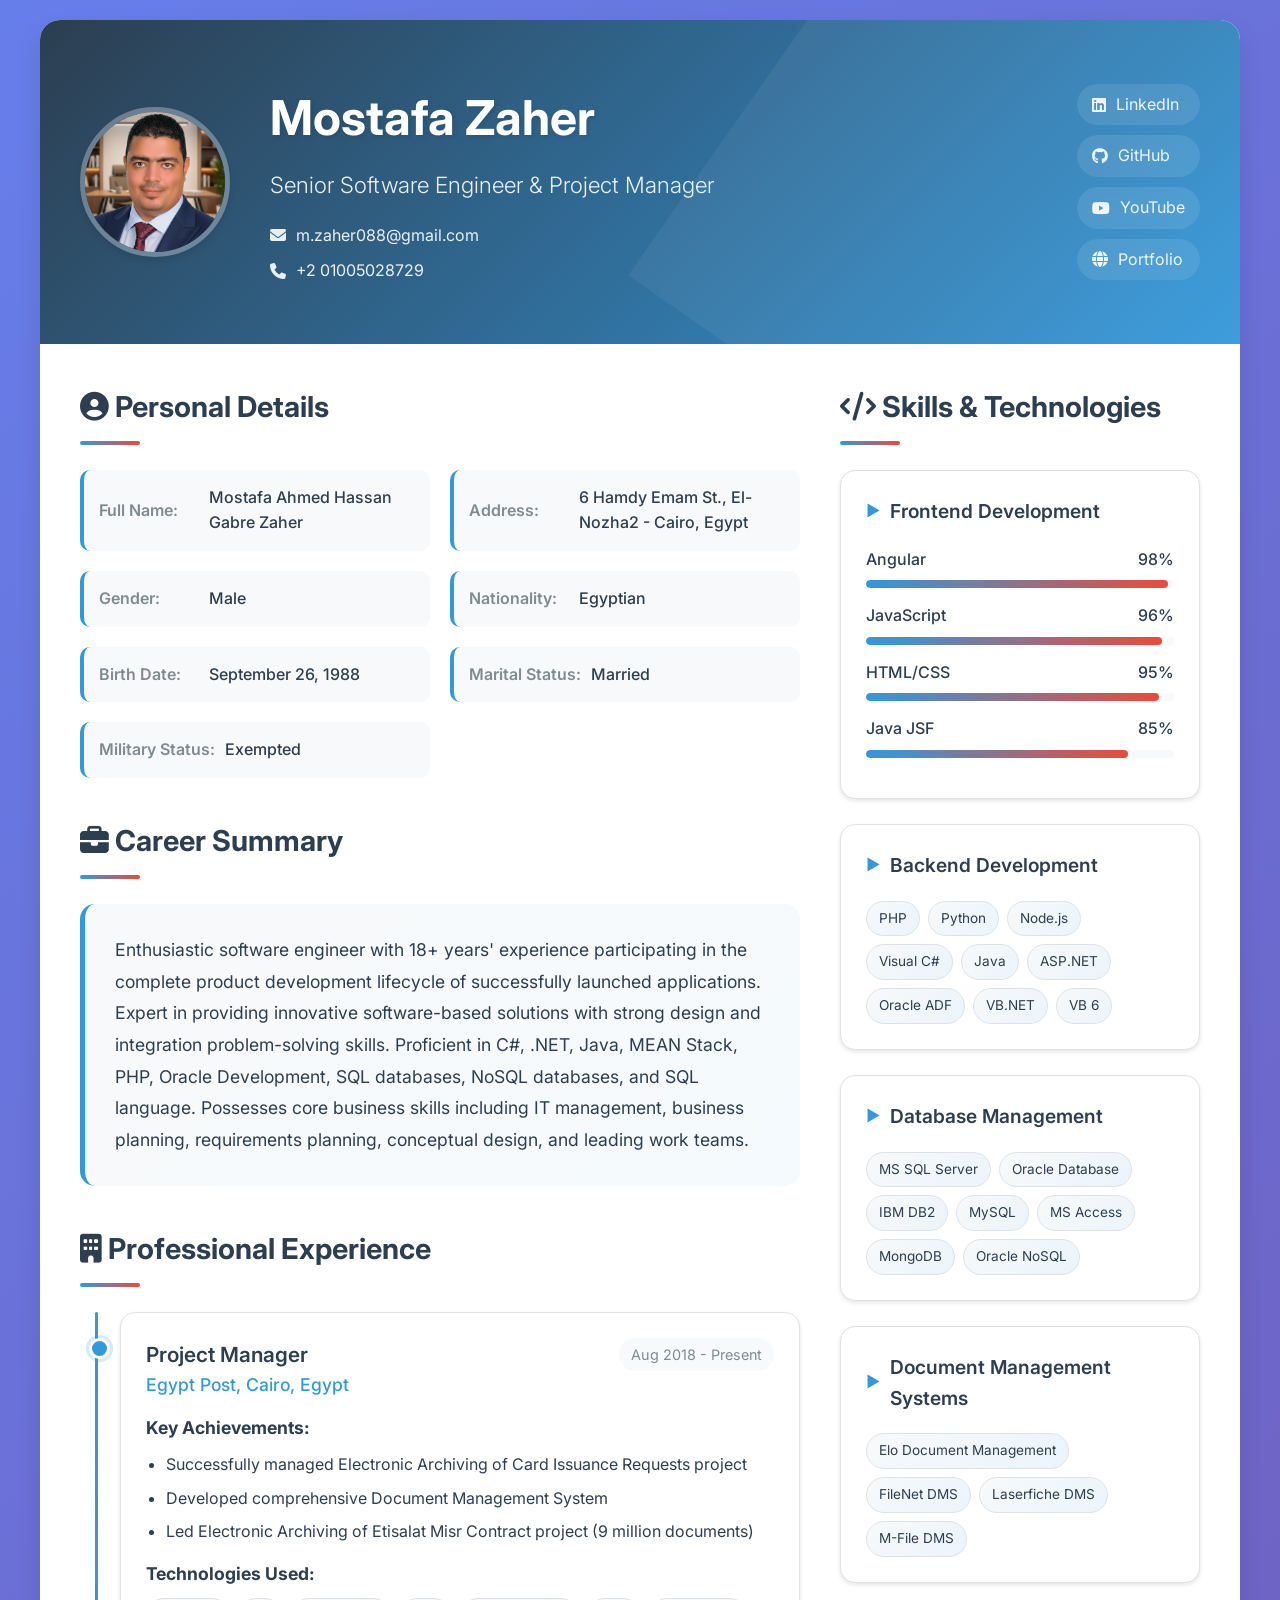
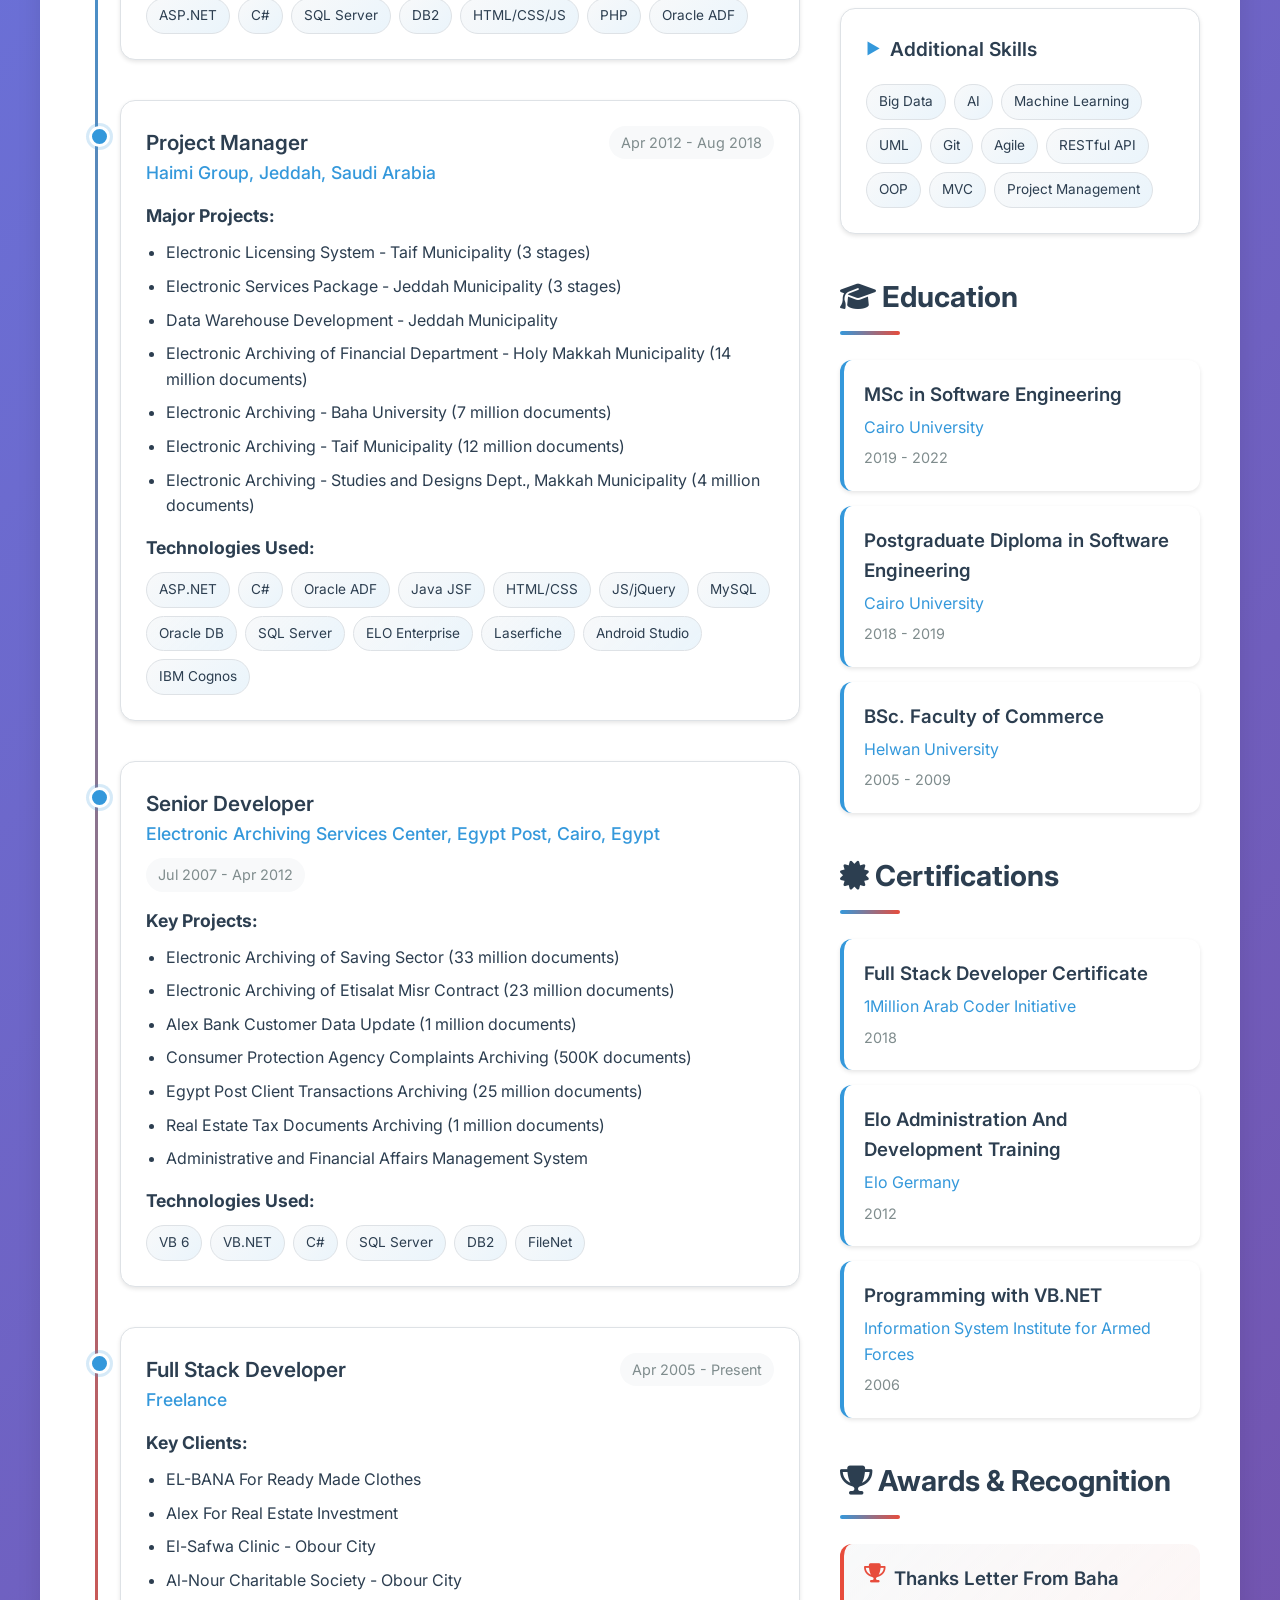
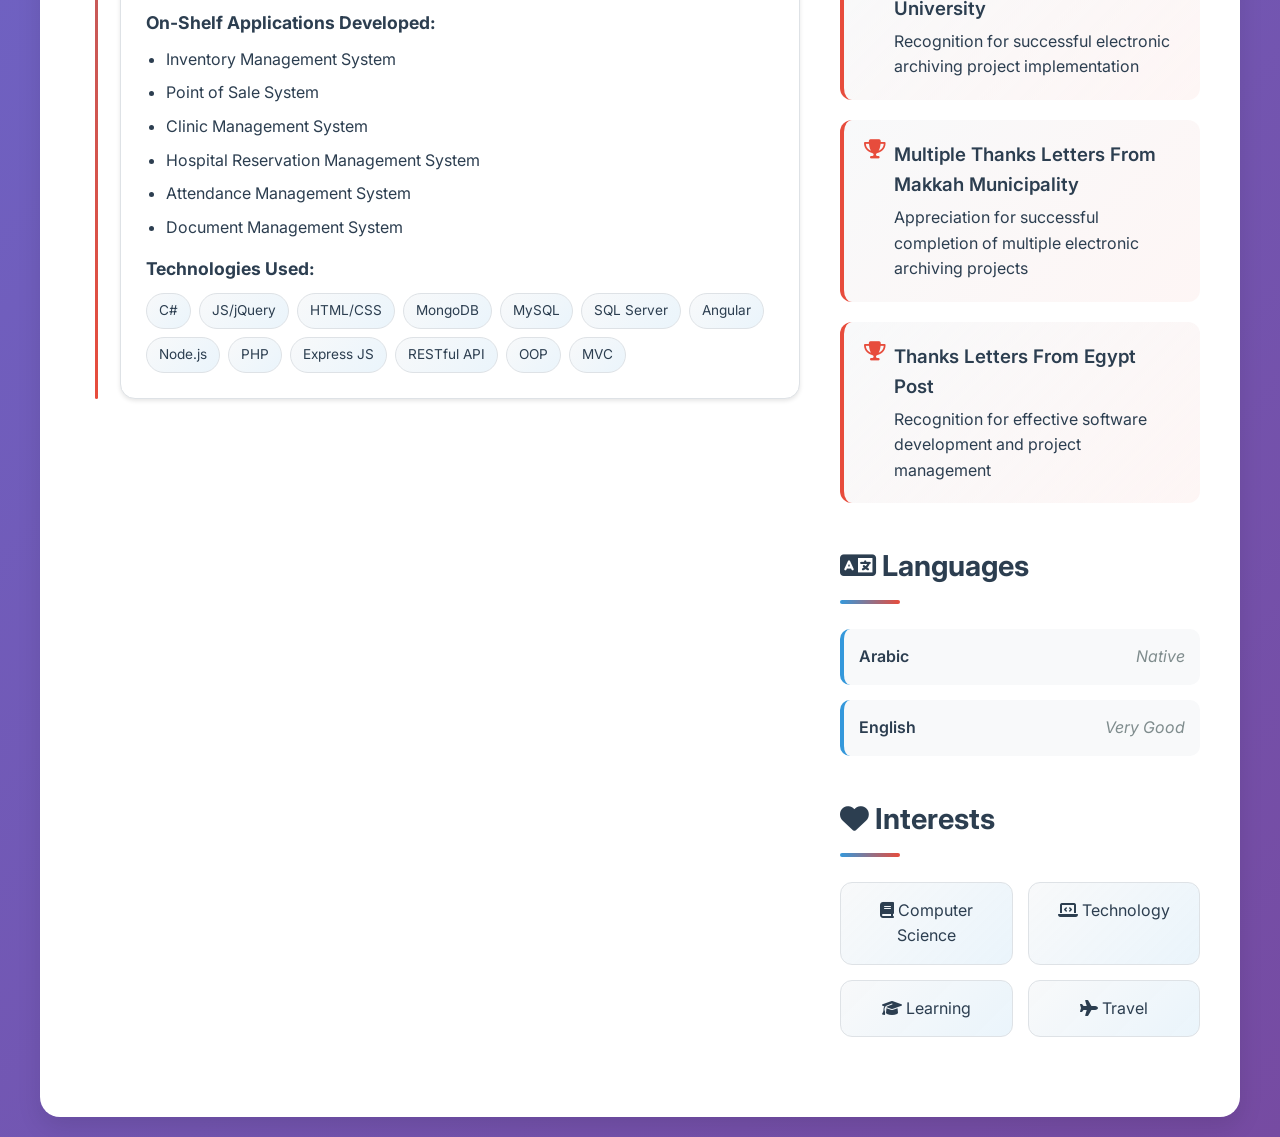
<file: index.html>
<!DOCTYPE html>
<html lang="en">
<head>
    <meta charset="utf-8">
    <meta name="viewport" content="width=device-width, initial-scale=1.0">
    <meta name="description" content="Mostafa Zaher - Senior Software Engineer & Project Manager with 13+ years of experience in .NET, Java, MEAN Stack, and Electronic Archiving Systems">
    <meta name="keywords" content="Software Engineer, Project Manager, .NET, C#, Java, MEAN Stack, Electronic Archiving, Document Management, Full Stack Developer">
    <meta name="author" content="Mostafa Zaher">
    <meta name="robots" content="index, follow">
    <meta property="og:title" content="Mostafa Zaher - Senior Software Engineer & Project Manager">
    <meta property="og:description" content="Experienced Software Engineer & Project Manager with expertise in .NET, Java, and Electronic Archiving Systems">
    <meta property="og:type" content="website">
    <meta property="og:url" content="https://m-zaher.github.io/CV/">
    
    <title>Mostafa Zaher - Senior Software Engineer & Project Manager | CV</title>
    
    <!-- Google Fonts -->
    <link rel="preconnect" href="https://fonts.googleapis.com">
    <link rel="preconnect" href="https://fonts.gstatic.com" crossorigin>
    <link href="https://fonts.googleapis.com/css2?family=Inter:wght@300;400;500;600;700&family=Roboto:wght@300;400;500;700&display=swap" rel="stylesheet">
    
    <!-- Font Awesome -->
    <link rel="stylesheet" href="https://cdnjs.cloudflare.com/ajax/libs/font-awesome/6.4.0/css/all.min.css">
    
    <!-- Custom CSS -->
    <link rel="stylesheet" href="modern-cv.css">
    
    <!-- Favicon -->
    <link rel="icon" type="image/x-icon" href="data:image/svg+xml,<svg xmlns='http://www.w3.org/2000/svg' viewBox='0 0 100 100'><text y='0.9em' font-size='90'>💼</text></svg>">
    
    <!-- Structured Data for SEO -->
    <script type="application/ld+json">
    {
        "@context": "https://schema.org",
        "@type": "Person",
        "name": "Mostafa Zaher",
        "jobTitle": "Senior Software Engineer & Project Manager",
        "email": "m.zaher088@gmail.com",
        "telephone": "+2 01005028729",
        "url": "https://m-zaher.github.io/CV/",
        "sameAs": [
            "https://www.linkedin.com/in/mostafa-zaher-b1413451/",
            "https://github.com/m-zaher",
            "https://www.youtube.com/channel/UCC8IXNrGnmh9Z6P3YlJa_Cw"
        ],
        "knowsAbout": [
            "Software Engineering",
            "Project Management",
            "Electronic Archiving",
            "Document Management Systems",
            "C# Programming",
            "Java Development",
            "Full Stack Development"
        ],
        "education": [
            {
                "@type": "EducationalOccupationalProgram",
                "name": "MSc in Software Engineering",
                "provider": {
                    "@type": "EducationalOrganization",
                    "name": "Cairo University"
                }
            }
        ],
        "workExperience": [
            {
                "@type": "OccupationalExperience",
                "employer": {
                    "@type": "Organization",
                    "name": "Egypt Post"
                },
                "jobTitle": "Project Manager",
                "startDate": "2018-08"
            }
        ]
    }
    </script>

</head>
<body>
    <main class="cv-container" role="main">
        <!-- Header Section -->
        <header class="cv-header" role="banner">
            <div class="header-content">
                <img src="myPic.PNG" 
                     alt="Mostafa Zaher - Professional Profile Photo" 
                     class="profile-image"
                     loading="lazy">
                
                <div class="header-info">
                    <h1>Mostafa Zaher</h1>
                    <p class="title">Senior Software Engineer & Project Manager</p>
                    
                    <nav class="contact-info" aria-label="Contact Information">
                        <a href="mailto:m.zaher088@gmail.com" class="contact-item" aria-label="Email">
                            <i class="fas fa-envelope" aria-hidden="true"></i>
                            <span>m.zaher088@gmail.com</span>
                        </a>
                        <a href="tel:+201005028729" class="contact-item" aria-label="Phone">
                            <i class="fas fa-phone" aria-hidden="true"></i>
                            <span>+2 01005028729</span>
                        </a>
                    </nav>
                </div>
                
                <nav class="social-links" aria-label="Social Media Profiles">
                    <a href="https://www.linkedin.com/in/mostafa-zaher-b1413451/" 
                       target="_blank" 
                       rel="noopener noreferrer"
                       class="social-link"
                       aria-label="LinkedIn Profile">
                        <i class="fab fa-linkedin" aria-hidden="true"></i>
                        <span>LinkedIn</span>
                    </a>
                    <a href="https://github.com/m-zaher" 
                       target="_blank" 
                       rel="noopener noreferrer"
                       class="social-link"
                       aria-label="GitHub Profile">
                        <i class="fab fa-github" aria-hidden="true"></i>
                        <span>GitHub</span>
                    </a>
                    <a href="https://www.youtube.com/channel/UCC8IXNrGnmh9Z6P3YlJa_Cw" 
                       target="_blank" 
                       rel="noopener noreferrer"
                       class="social-link"
                       aria-label="YouTube Channel">
                        <i class="fab fa-youtube" aria-hidden="true"></i>
                        <span>YouTube</span>
                    </a>
                    <a href="https://m-zaher.github.io/CV/" 
                       target="_blank" 
                       rel="noopener noreferrer"
                       class="social-link"
                       aria-label="Portfolio Website">
                        <i class="fas fa-globe" aria-hidden="true"></i>
                        <span>Portfolio</span>
                    </a>
                </nav>
            </div>
        </header>

        <!-- Main Content -->
        <div class="cv-content">
            <!-- Left Column -->
            <div class="main-content">
                <!-- Personal Details Section -->
                <section class="section" aria-labelledby="personal-details-heading">
                    <h2 id="personal-details-heading" class="section-title">
                        <i class="fas fa-user-circle" aria-hidden="true"></i>
                        Personal Details
                    </h2>
                    <div class="personal-details">
                        <div class="detail-item">
                            <span class="detail-label">Full Name:</span>
                            <span class="detail-value">Mostafa Ahmed Hassan Gabre Zaher</span>
                        </div>
                        <div class="detail-item">
                            <span class="detail-label">Address:</span>
                            <span class="detail-value">6 Hamdy Emam St., El-Nozha2 - Cairo, Egypt</span>
                        </div>
                        <div class="detail-item">
                            <span class="detail-label">Gender:</span>
                            <span class="detail-value">Male</span>
                        </div>
                        <div class="detail-item">
                            <span class="detail-label">Nationality:</span>
                            <span class="detail-value">Egyptian</span>
                        </div>
                        <div class="detail-item">
                            <span class="detail-label">Birth Date:</span>
                            <span class="detail-value">September 26, 1988</span>
                        </div>
                        <div class="detail-item">
                            <span class="detail-label">Marital Status:</span>
                            <span class="detail-value">Married</span>
                        </div>
                        <div class="detail-item">
                            <span class="detail-label">Military Status:</span>
                            <span class="detail-value">Exempted</span>
                        </div>
                    </div>
                </section>

                <!-- Career Summary Section -->
                <section class="section" aria-labelledby="career-summary-heading">
                    <h2 id="career-summary-heading" class="section-title">
                        <i class="fas fa-briefcase" aria-hidden="true"></i>
                        Career Summary
                    </h2>
                    <div class="career-summary">
                        <p>Enthusiastic software engineer with 18+ years' experience participating in the complete product development lifecycle of successfully launched applications. Expert in providing innovative software-based solutions with strong design and integration problem-solving skills. Proficient in C#, .NET, Java, MEAN Stack, PHP, Oracle Development, SQL databases, NoSQL databases, and SQL language. Possesses core business skills including IT management, business planning, requirements planning, conceptual design, and leading work teams.</p>
                    </div>
                </section>

                <!-- Work Experience Section -->
                <section class="section" aria-labelledby="work-experience-heading">
                    <h2 id="work-experience-heading" class="section-title">
                        <i class="fas fa-building" aria-hidden="true"></i>
                        Professional Experience
                    </h2>
                    <div class="timeline">
                        <!-- Egypt Post Experience -->
                        <article class="timeline-item">
                            <div class="timeline-header">
                                <div>
                                    <h3 class="timeline-title">Project Manager</h3>
                                    <p class="timeline-company">Egypt Post, Cairo, Egypt</p>
                                </div>
                                <time class="timeline-date" datetime="2018-08-present">Aug 2018 - Present</time>
                            </div>
                            <div class="timeline-content">
                                <h4>Key Achievements:</h4>
                                <ul>
                                    <li>Successfully managed Electronic Archiving of Card Issuance Requests project</li>
                                    <li>Developed comprehensive Document Management System</li>
                                    <li>Led Electronic Archiving of Etisalat Misr Contract project (9 million documents)</li>
                                </ul>
                                <h4>Technologies Used:</h4>
                                <div class="skill-tags">
                                    <span class="skill-tag">ASP.NET</span>
                                    <span class="skill-tag">C#</span>
                                    <span class="skill-tag">SQL Server</span>
                                    <span class="skill-tag">DB2</span>
                                    <span class="skill-tag">HTML/CSS/JS</span>
                                    <span class="skill-tag">PHP</span>
                                    <span class="skill-tag">Oracle ADF</span>
                                </div>
                            </div>
                        </article>

                        <!-- Haimi Group Experience -->
                        <article class="timeline-item">
                            <div class="timeline-header">
                                <div>
                                    <h3 class="timeline-title">Project Manager</h3>
                                    <p class="timeline-company">Haimi Group, Jeddah, Saudi Arabia</p>
                                </div>
                                <time class="timeline-date" datetime="2012-04-2018-08">Apr 2012 - Aug 2018</time>
                            </div>
                            <div class="timeline-content">
                                <h4>Major Projects:</h4>
                                <ul>
                                    <li>Electronic Licensing System - Taif Municipality (3 stages)</li>
                                    <li>Electronic Services Package - Jeddah Municipality (3 stages)</li>
                                    <li>Data Warehouse Development - Jeddah Municipality</li>
                                    <li>Electronic Archiving of Financial Department - Holy Makkah Municipality (14 million documents)</li>
                                    <li>Electronic Archiving - Baha University (7 million documents)</li>
                                    <li>Electronic Archiving - Taif Municipality (12 million documents)</li>
                                    <li>Electronic Archiving - Studies and Designs Dept., Makkah Municipality (4 million documents)</li>
                                </ul>
                                <h4>Technologies Used:</h4>
                                <div class="skill-tags">
                                    <span class="skill-tag">ASP.NET</span>
                                    <span class="skill-tag">C#</span>
                                    <span class="skill-tag">Oracle ADF</span>
                                    <span class="skill-tag">Java JSF</span>
                                    <span class="skill-tag">HTML/CSS</span>
                                    <span class="skill-tag">JS/jQuery</span>
                                    <span class="skill-tag">MySQL</span>
                                    <span class="skill-tag">Oracle DB</span>
                                    <span class="skill-tag">SQL Server</span>
                                    <span class="skill-tag">ELO Enterprise</span>
                                    <span class="skill-tag">Laserfiche</span>
                                    <span class="skill-tag">Android Studio</span>
                                    <span class="skill-tag">IBM Cognos</span>
                                </div>
                            </div>
                        </article>

                        <!-- Egypt Post Electronic Archiving Experience -->
                        <article class="timeline-item">
                            <div class="timeline-header">
                                <div>
                                    <h3 class="timeline-title">Senior Developer</h3>
                                    <p class="timeline-company">Electronic Archiving Services Center, Egypt Post, Cairo, Egypt</p>
                                </div>
                                <time class="timeline-date" datetime="2007-07-2012-04">Jul 2007 - Apr 2012</time>
                            </div>
                            <div class="timeline-content">
                                <h4>Key Projects:</h4>
                                <ul>
                                    <li>Electronic Archiving of Saving Sector (33 million documents)</li>
                                    <li>Electronic Archiving of Etisalat Misr Contract (23 million documents)</li>
                                    <li>Alex Bank Customer Data Update (1 million documents)</li>
                                    <li>Consumer Protection Agency Complaints Archiving (500K documents)</li>
                                    <li>Egypt Post Client Transactions Archiving (25 million documents)</li>
                                    <li>Real Estate Tax Documents Archiving (1 million documents)</li>
                                    <li>Administrative and Financial Affairs Management System</li>
                                </ul>
                                <h4>Technologies Used:</h4>
                                <div class="skill-tags">
                                    <span class="skill-tag">VB 6</span>
                                    <span class="skill-tag">VB.NET</span>
                                    <span class="skill-tag">C#</span>
                                    <span class="skill-tag">SQL Server</span>
                                    <span class="skill-tag">DB2</span>
                                    <span class="skill-tag">FileNet</span>
                                </div>
                            </div>
                        </article>

                        <!-- Freelance Experience -->
                        <article class="timeline-item">
                            <div class="timeline-header">
                                <div>
                                    <h3 class="timeline-title">Full Stack Developer</h3>
                                    <p class="timeline-company">Freelance</p>
                                </div>
                                <time class="timeline-date" datetime="2005-04-present">Apr 2005 - Present</time>
                            </div>
                            <div class="timeline-content">
                                <h4>Key Clients:</h4>
                                <ul>
                                    <li>EL-BANA For Ready Made Clothes</li>
                                    <li>Alex For Real Estate Investment</li>
                                    <li>El-Safwa Clinic - Obour City</li>
                                    <li>Al-Nour Charitable Society - Obour City</li>
                                </ul>
                                <h4>On-Shelf Applications Developed:</h4>
                                <ul>
                                    <li>Inventory Management System</li>
                                    <li>Point of Sale System</li>
                                    <li>Clinic Management System</li>
                                    <li>Hospital Reservation Management System</li>
                                    <li>Attendance Management System</li>
                                    <li>Document Management System</li>
                                </ul>
                                <h4>Technologies Used:</h4>
                                <div class="skill-tags">
                                    <span class="skill-tag">C#</span>
                                    <span class="skill-tag">JS/jQuery</span>
                                    <span class="skill-tag">HTML/CSS</span>
                                    <span class="skill-tag">MongoDB</span>
                                    <span class="skill-tag">MySQL</span>
                                    <span class="skill-tag">SQL Server</span>
                                    <span class="skill-tag">Angular</span>
                                    <span class="skill-tag">Node.js</span>
                                    <span class="skill-tag">PHP</span>
                                    <span class="skill-tag">Express JS</span>
                                    <span class="skill-tag">RESTful API</span>
                                    <span class="skill-tag">OOP</span>
                                    <span class="skill-tag">MVC</span>
                                </div>
                            </div>
                        </article>
                    </div>
                </section>
            </div>

            <!-- Right Column -->
            <aside class="sidebar">
                <!-- Skills Section -->
                <section class="section" aria-labelledby="skills-heading">
                    <h2 id="skills-heading" class="section-title">
                        <i class="fas fa-code" aria-hidden="true"></i>
                        Skills & Technologies
                    </h2>
                    <div class="skills-grid">
                        <!-- Frontend Skills -->
                        <div class="skill-category">
                            <h4>Frontend Development</h4>
                            <div class="skill-item">
                                <div class="skill-name">
                                    <span>Angular</span>
                                    <span>98%</span>
                                </div>
                                <div class="skill-progress">
                                    <div class="skill-bar" style="width: 98%"></div>
                                </div>
                            </div>
                            <div class="skill-item">
                                <div class="skill-name">
                                    <span>JavaScript</span>
                                    <span>96%</span>
                                </div>
                                <div class="skill-progress">
                                    <div class="skill-bar" style="width: 96%"></div>
                                </div>
                            </div>
                            <div class="skill-item">
                                <div class="skill-name">
                                    <span>HTML/CSS</span>
                                    <span>95%</span>
                                </div>
                                <div class="skill-progress">
                                    <div class="skill-bar" style="width: 95%"></div>
                                </div>
                            </div>
                            <div class="skill-item">
                                <div class="skill-name">
                                    <span>Java JSF</span>
                                    <span>85%</span>
                                </div>
                                <div class="skill-progress">
                                    <div class="skill-bar" style="width: 85%"></div>
                                </div>
                            </div>
                        </div>

                        <!-- Backend Skills -->
                        <div class="skill-category">
                            <h4>Backend Development</h4>
                            <div class="skill-tags">
                                <span class="skill-tag">PHP</span>
                                <span class="skill-tag">Python</span>
                                <span class="skill-tag">Node.js</span>
                                <span class="skill-tag">Visual C#</span>
                                <span class="skill-tag">Java</span>
                                <span class="skill-tag">ASP.NET</span>
                                <span class="skill-tag">Oracle ADF</span>
                                <span class="skill-tag">VB.NET</span>
                                <span class="skill-tag">VB 6</span>
                            </div>
                        </div>

                        <!-- Database Skills -->
                        <div class="skill-category">
                            <h4>Database Management</h4>
                            <div class="skill-tags">
                                <span class="skill-tag">MS SQL Server</span>
                                <span class="skill-tag">Oracle Database</span>
                                <span class="skill-tag">IBM DB2</span>
                                <span class="skill-tag">MySQL</span>
                                <span class="skill-tag">MS Access</span>
                                <span class="skill-tag">MongoDB</span>
                                <span class="skill-tag">Oracle NoSQL</span>
                            </div>
                        </div>

                        <!-- Document Management -->
                        <div class="skill-category">
                            <h4>Document Management Systems</h4>
                            <div class="skill-tags">
                                <span class="skill-tag">Elo Document Management</span>
                                <span class="skill-tag">FileNet DMS</span>
                                <span class="skill-tag">Laserfiche DMS</span>
                                <span class="skill-tag">M-File DMS</span>
                            </div>
                        </div>

                        <!-- Other Skills -->
                        <div class="skill-category">
                            <h4>Additional Skills</h4>
                            <div class="skill-tags">
                                <span class="skill-tag">Big Data</span>
                                <span class="skill-tag">AI</span>
                                <span class="skill-tag">Machine Learning</span>
                                <span class="skill-tag">UML</span>
                                <span class="skill-tag">Git</span>
                                <span class="skill-tag">Agile</span>
                                <span class="skill-tag">RESTful API</span>
                                <span class="skill-tag">OOP</span>
                                <span class="skill-tag">MVC</span>
                                <span class="skill-tag">Project Management</span>
                            </div>
                        </div>
                    </div>
                </section>

                <!-- Education Section -->
                <section class="section" aria-labelledby="education-heading">
                    <h2 id="education-heading" class="section-title">
                        <i class="fas fa-graduation-cap" aria-hidden="true"></i>
                        Education
                    </h2>
                    <div class="education-list">
                        <article class="education-item">
                            <h3 class="degree-title">MSc in Software Engineering</h3>
                            <p class="degree-org">Cairo University</p>
                            <time class="degree-time" datetime="2019-2022">2019 - 2022</time>
                        </article>
                        <article class="education-item">
                            <h3 class="degree-title">Postgraduate Diploma in Software Engineering</h3>
                            <p class="degree-org">Cairo University</p>
                            <time class="degree-time" datetime="2018-2019">2018 - 2019</time>
                        </article>
                        <article class="education-item">
                            <h3 class="degree-title">BSc. Faculty of Commerce</h3>
                            <p class="degree-org">Helwan University</p>
                            <time class="degree-time" datetime="2005-2009">2005 - 2009</time>
                        </article>
                    </div>
                </section>

                <!-- Certifications Section -->
                <section class="section" aria-labelledby="certifications-heading">
                    <h2 id="certifications-heading" class="section-title">
                        <i class="fas fa-certificate" aria-hidden="true"></i>
                        Certifications
                    </h2>
                    <div class="certificates-list">
                        <article class="certificate-item">
                            <h3 class="degree-title">Full Stack Developer Certificate</h3>
                            <p class="degree-org">1Million Arab Coder Initiative</p>
                            <time class="degree-time" datetime="2018">2018</time>
                        </article>
                        <article class="certificate-item">
                            <h3 class="degree-title">Elo Administration And Development Training</h3>
                            <p class="degree-org">Elo Germany</p>
                            <time class="degree-time" datetime="2012">2012</time>
                        </article>
                        <article class="certificate-item">
                            <h3 class="degree-title">Programming with VB.NET</h3>
                            <p class="degree-org">Information System Institute for Armed Forces</p>
                            <time class="degree-time" datetime="2006">2006</time>
                        </article>
                    </div>
                </section>

                <!-- Awards Section -->
                <section class="section" aria-labelledby="awards-heading">
                    <h2 id="awards-heading" class="section-title">
                        <i class="fas fa-trophy" aria-hidden="true"></i>
                        Awards & Recognition
                    </h2>
                    <div class="awards-list">
                        <article class="award-item">
                            <i class="fas fa-trophy award-icon" aria-hidden="true"></i>
                            <div class="award-content">
                                <h3 class="award-name">Thanks Letter From Baha University</h3>
                                <p class="award-desc">Recognition for successful electronic archiving project implementation</p>
                            </div>
                        </article>
                        <article class="award-item">
                            <i class="fas fa-trophy award-icon" aria-hidden="true"></i>
                            <div class="award-content">
                                <h3 class="award-name">Multiple Thanks Letters From Makkah Municipality</h3>
                                <p class="award-desc">Appreciation for successful completion of multiple electronic archiving projects</p>
                            </div>
                        </article>
                        <article class="award-item">
                            <i class="fas fa-trophy award-icon" aria-hidden="true"></i>
                            <div class="award-content">
                                <h3 class="award-name">Thanks Letters From Egypt Post</h3>
                                <p class="award-desc">Recognition for effective software development and project management</p>
                            </div>
                        </article>
                    </div>
                </section>

                <!-- Languages Section -->
                <section class="section" aria-labelledby="languages-heading">
                    <h2 id="languages-heading" class="section-title">
                        <i class="fas fa-language" aria-hidden="true"></i>
                        Languages
                    </h2>
                    <div class="languages-list">
                        <div class="language-item">
                            <span class="language-name">Arabic</span>
                            <span class="language-level">Native</span>
                        </div>
                        <div class="language-item">
                            <span class="language-name">English</span>
                            <span class="language-level">Very Good</span>
                        </div>
                    </div>
                </section>

                <!-- Interests Section -->
                <section class="section" aria-labelledby="interests-heading">
                    <h2 id="interests-heading" class="section-title">
                        <i class="fas fa-heart" aria-hidden="true"></i>
                        Interests
                    </h2>
                    <div class="interests-list">
                        <div class="interest-item">
                            <i class="fas fa-book" aria-hidden="true"></i>
                            <span>Computer Science</span>
                        </div>
                        <div class="interest-item">
                            <i class="fas fa-laptop-code" aria-hidden="true"></i>
                            <span>Technology</span>
                        </div>
                        <div class="interest-item">
                            <i class="fas fa-graduation-cap" aria-hidden="true"></i>
                            <span>Learning</span>
                        </div>
                        <div class="interest-item">
                            <i class="fas fa-plane" aria-hidden="true"></i>
                            <span>Travel</span>
                        </div>
                    </div>
                </section>
            </aside>
        </div>
    </main>

    <!-- JavaScript for Interactivity -->
    <script>
        // Smooth scrolling for internal links
        document.querySelectorAll('a[href^="#"]').forEach(anchor => {
            anchor.addEventListener('click', function (e) {
                e.preventDefault();
                const target = document.querySelector(this.getAttribute('href'));
                if (target) {
                    target.scrollIntoView({
                        behavior: 'smooth',
                        block: 'start'
                    });
                }
            });
        });

        // Add animation to skill bars when they come into view
        const observerOptions = {
            threshold: 0.5,
            rootMargin: '0px 0px -100px 0px'
        };

        const observer = new IntersectionObserver((entries) => {
            entries.forEach(entry => {
                if (entry.isIntersecting) {
                    const skillBars = entry.target.querySelectorAll('.skill-bar');
                    skillBars.forEach(bar => {
                        const width = bar.style.width;
                        bar.style.width = '0';
                        setTimeout(() => {
                            bar.style.width = width;
                        }, 100);
                    });
                }
            });
        }, observerOptions);

        // Observe all skill categories
        document.querySelectorAll('.skill-category').forEach(category => {
            observer.observe(category);
        });

        // Add print functionality
        function printCV() {
            window.print();
        }

        // Add keyboard navigation
        document.addEventListener('keydown', (e) => {
            if (e.ctrlKey && e.key === 'p') {
                e.preventDefault();
                printCV();
            }
        });

        // Enhance accessibility with focus management
        document.addEventListener('DOMContentLoaded', () => {
            // Skip to main content link for screen readers
            const skipLink = document.createElement('a');
            skipLink.href = '#main-content';
            skipLink.textContent = 'Skip to main content';
            skipLink.className = 'visually-hidden';
            skipLink.setAttribute('aria-label', 'Skip to main content');
            document.body.insertBefore(skipLink, document.body.firstChild);

            // Show skip link on focus
            skipLink.addEventListener('focus', () => {
                skipLink.classList.remove('visually-hidden');
            });

            skipLink.addEventListener('blur', () => {
                skipLink.classList.add('visually-hidden');
            });
        });
    </script>
</body>
</html>
</file>
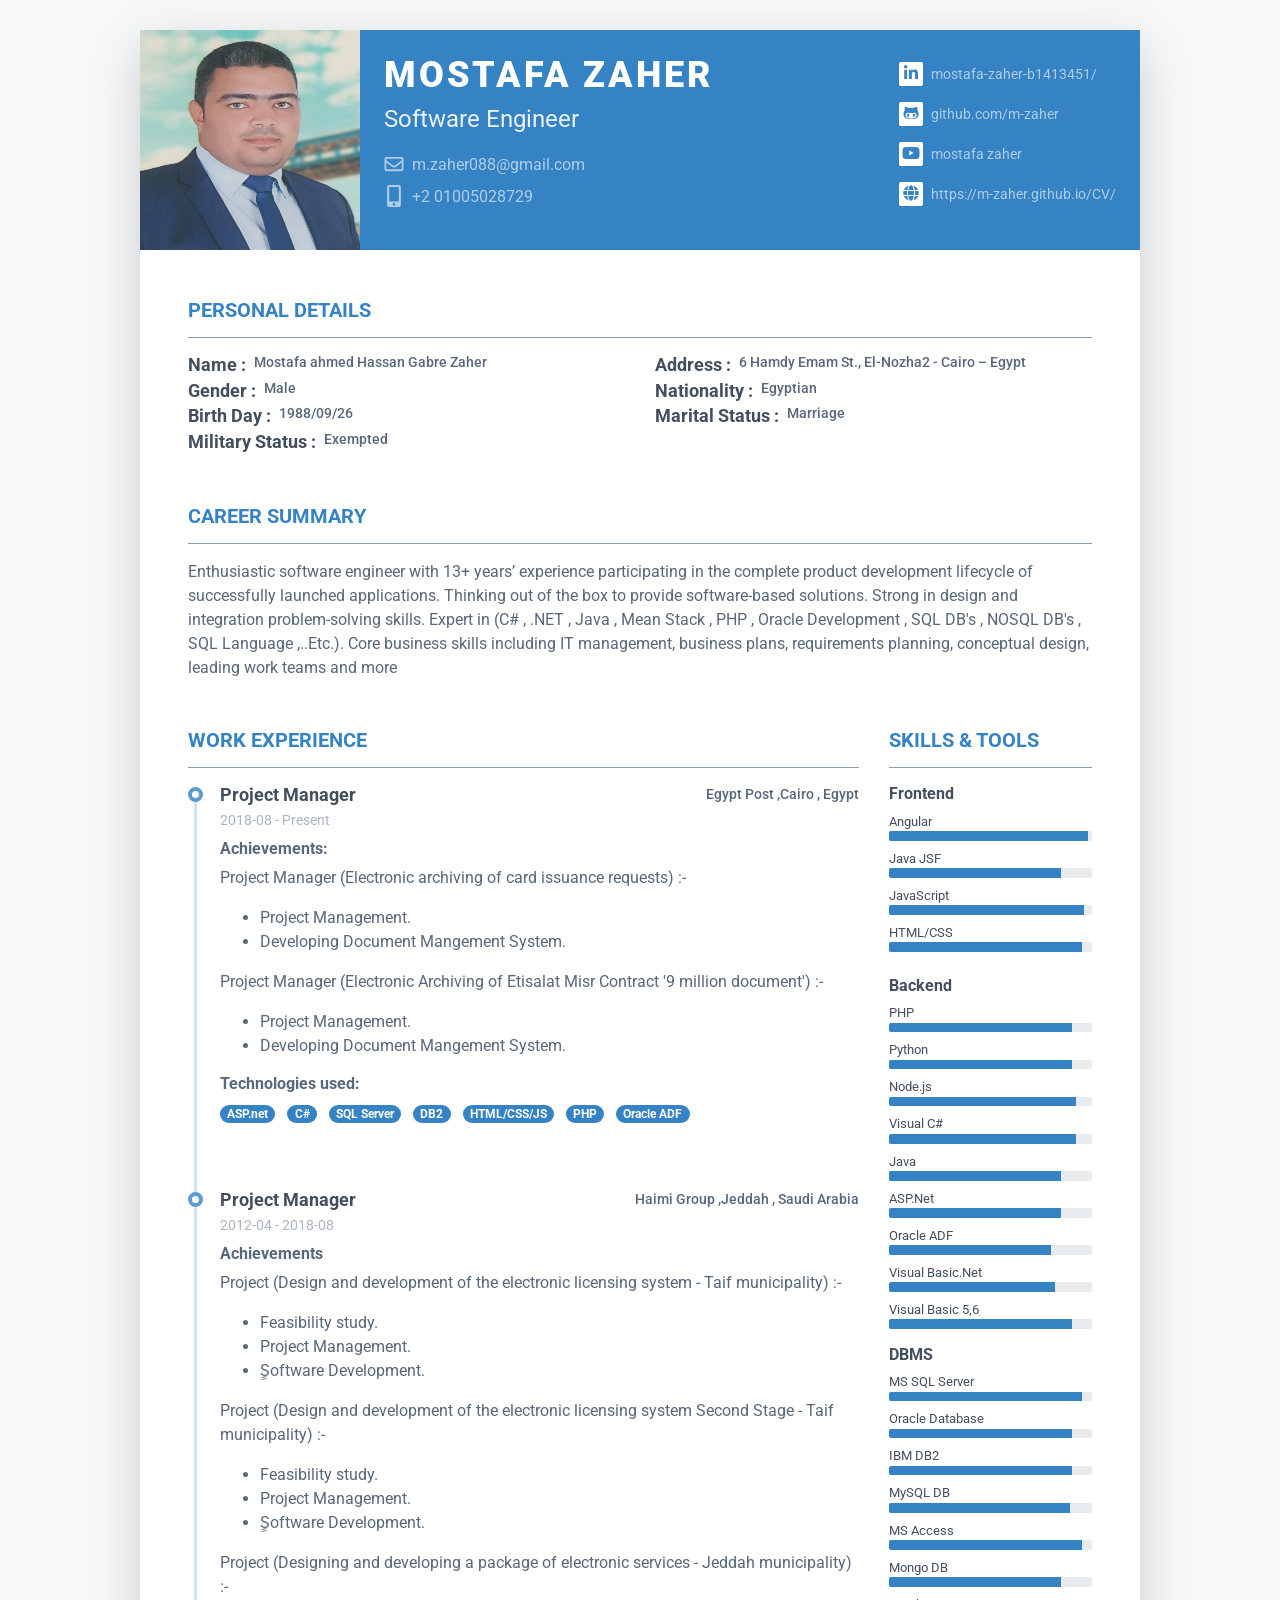
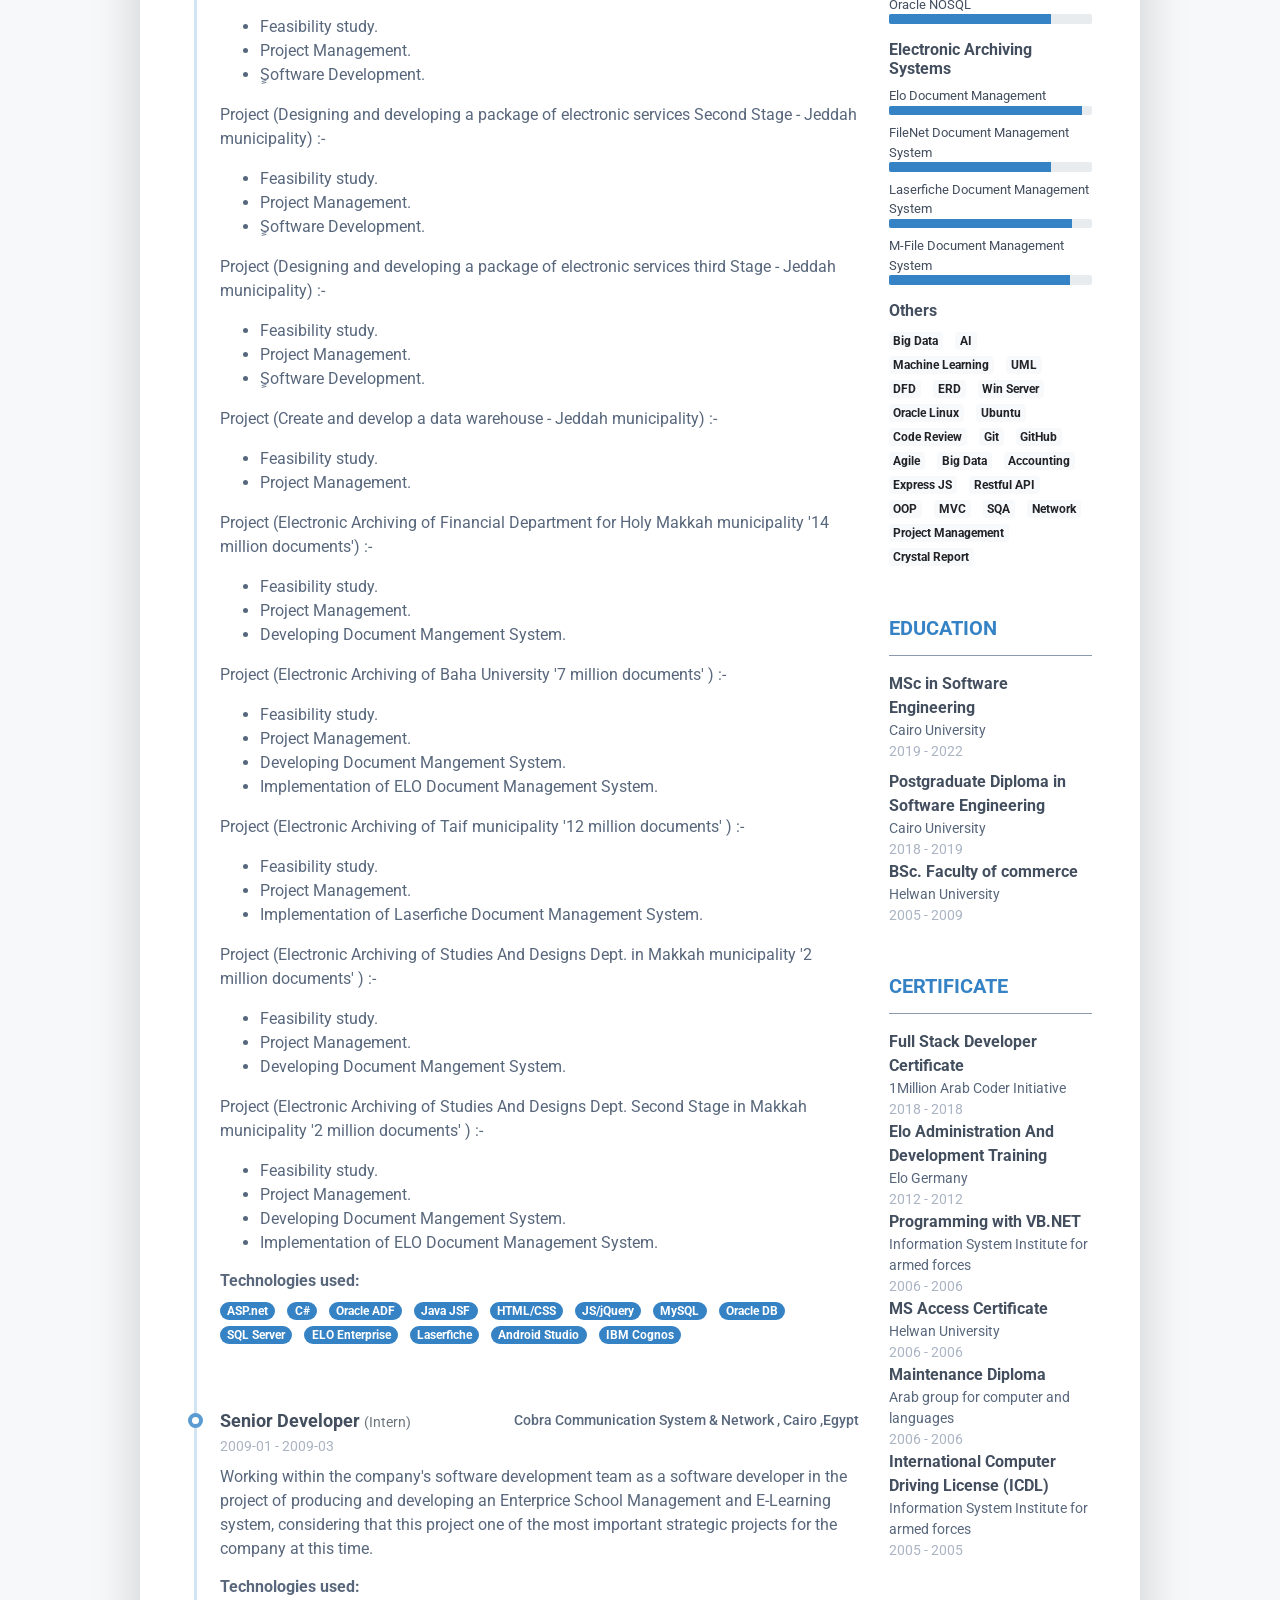
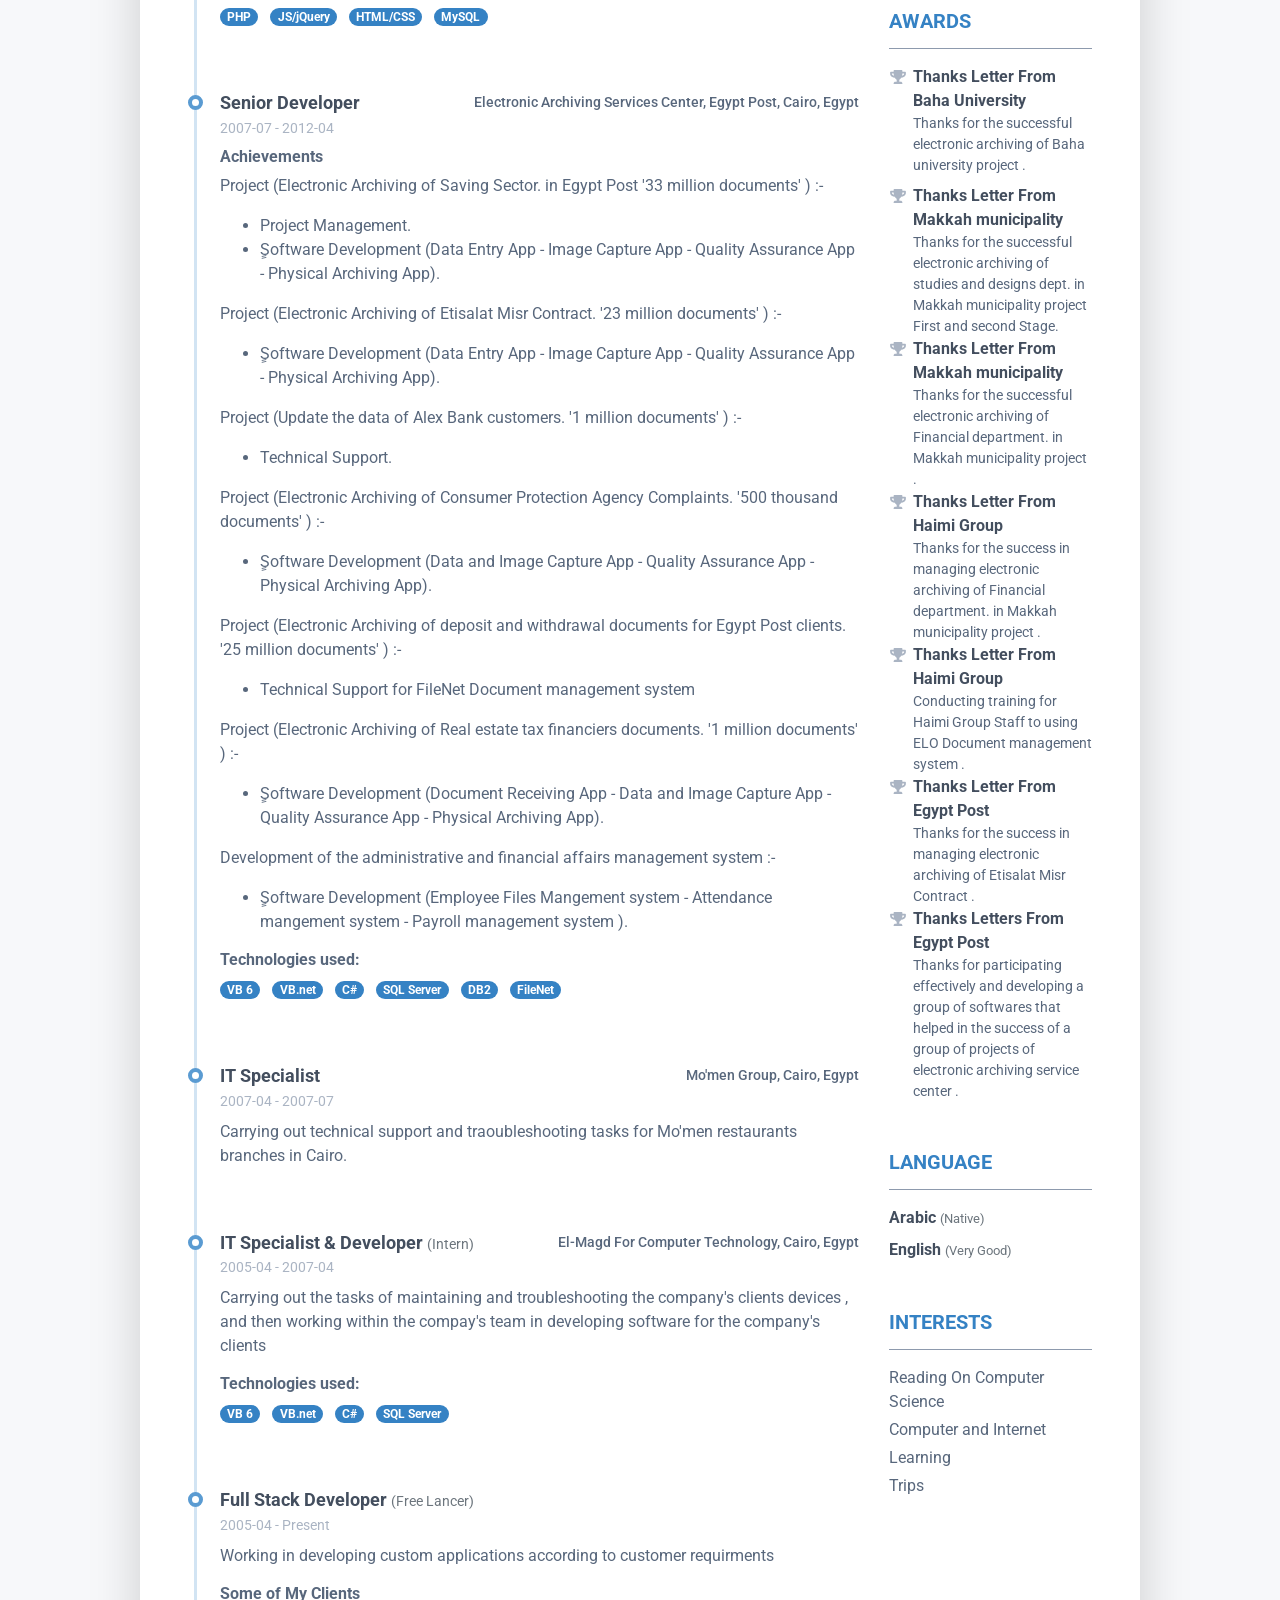
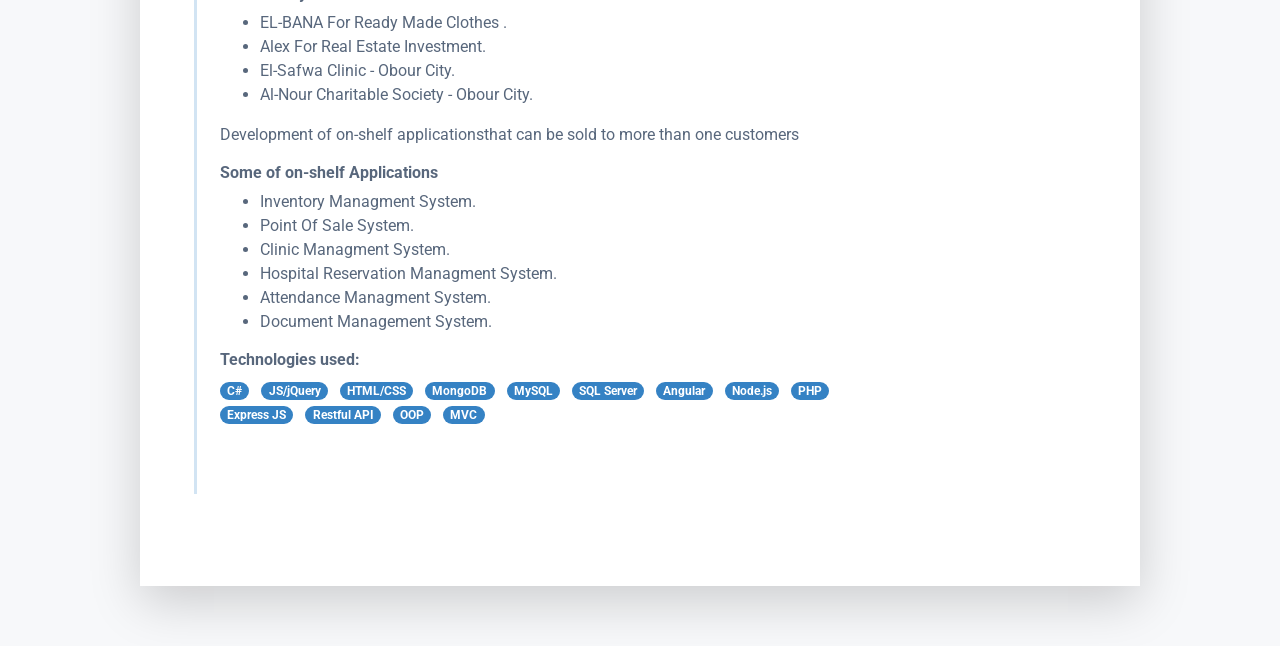
<file: _index.html>
<!DOCTYPE html>
<html lang="en">

<head>
    <title>Mostafa Zaher Resume/CV</title>

    <!-- Meta -->
    <meta charset="utf-8" />
    <meta http-equiv="X-UA-Compatible" content="IE=edge" />
    <meta name="viewport" content="width=device-width, initial-scale=1.0" />
    <meta name="description" content="Mostafa Zaher Resume" />
    <meta name="author" content="Mostafa Zaher" />
    <link rel="shortcut icon" href="favicon.ico" />

    <!-- Google Font -->
    <link href="https://fonts.googleapis.com/css?family=Roboto:300,400,500,700,900" rel="stylesheet" />

    <!-- FontAwesome JS-->
    <script defer src="assets/fontawesome/js/all.min.js"></script>

    <!-- Theme CSS -->
    <link id="theme-style" rel="stylesheet" href="assets/css/pillar-2.css" />
</head>

<body>
    <article class="resume-wrapper text-center position-relative">
        <div class="resume-wrapper-inner mx-auto text-left bg-white shadow-lg">
            <header class="resume-header pt-4 pt-md-0">
                <div class="media flex-column flex-md-row">
                    <img class="mr-3 img-fluid picture mx-auto" src="assets/images/profile.jpg" alt="" />
                    <div class="media-body p-4 d-flex flex-column flex-md-row mx-auto mx-lg-0">
                        <div class="primary-info">
                            <h1 class="name mt-0 mb-1 text-white text-uppercase text-uppercase">
                                Mostafa Zaher
                            </h1>
                            <div class="title mb-3">Software Engineer</div>
                            <ul class="list-unstyled">
                                <li class="mb-2">
                                    <a href="#"><i
                        class="far fa-envelope fa-fw mr-2"
                        data-fa-transform="grow-3"
                      ></i
                      >m.zaher088@gmail.com</a
                    >
                  </li>
                  <li>
                    <a href="#"
                      ><i
                        class="fas fa-mobile-alt fa-fw mr-2"
                        data-fa-transform="grow-6"
                      ></i
                      >+2 01005028729</a
                    >
                  </li>
                </ul>
              </div>
              <!--//primary-info-->
              <div class="secondary-info ml-md-auto mt-2">
                <ul class="resume-social list-unstyled">
                  <li class="mb-3">
                    <a
                      href="https://www.linkedin.com/in/mostafa-zaher-b1413451/"
                      ><span class="fa-container text-center mr-2"
                        ><i class="fab fa-linkedin-in fa-fw"></i></span
                      >mostafa-zaher-b1413451/</a
                    >
                  </li>
                  <li class="mb-3">
                    <a href="https://github.com/m-zaher"
                      ><span class="fa-container text-center mr-2"
                        ><i class="fab fa-github-alt fa-fw"></i></span
                      >github.com/m-zaher</a
                    >
                  </li>
                  <li class="mb-3">
                    <a
                      href="https://www.youtube.com/channel/UCC8IXNrGnmh9Z6P3YlJa_Cw"
                      ><span class="fa-container text-center mr-2"
                        ><i class="fab fa-youtube fa-fw"></i></span
                      >mostafa zaher</a
                    >
                  </li>
                  <li>
                    <a href="#"
                      ><span class="fa-container text-center mr-2"
                        ><i class="fas fa-globe"></i></span
                      >https://m-zaher.github.io/CV/</a
                    >
                  </li>
                </ul>
              </div>
              <!--//secondary-info-->
            </div>
            <!--//media-body-->
          </div>
          <!--//media-->
        </header>
        <div class="resume-body p-5">
          <section class="resume-section summary-section mb-5">
            <h2
              class="resume-section-title text-uppercase font-weight-bold pb-3 mb-3"
            >
              Personal Details
            </h2>
            <div class="resume-section-content">
              <div class="row">
                <div class="col-lg-6 col-ms-12">
                  <!-- for name -->
                  <span class="media d-flex flex-column flex-md-row">
                    <h3 class="resume-position-title font-weight-bold mb-1">
                      Name :
                    </h3>
                    <h4 class="resume-company-name ml-2">
                      Mostafa ahmed Hassan Gabre Zaher
                    </h4>
                  </span>
                </div>

                <!-- for address -->
                <div class="col-lg-6 col-ms-12">
                  <span class="d-flex flex-column flex-md-row">
                    <h3 class="resume-position-title font-weight-bold mb-1">
                      Address :
                    </h3>
                    <h4 class="resume-company-name ml-2">
                      6 Hamdy Emam St., El-Nozha2 - Cairo – Egypt
                    </h4>
                  </span>
                </div>
              </div>

              <div class="row">
                <div class="col-lg-6 col-ms-12">
                  <!-- for Gender -->
                  <span class="d-flex flex-column flex-md-row">
                    <h3 class="resume-position-title font-weight-bold mb-1">
                      Gender :
                    </h3>
                    <h4 class="resume-company-name ml-2">Male</h4>
                  </span>
                </div>

                <!-- for Nationality -->
                <div class="col-lg-6 col-ms-12">
                  <span class="d-flex flex-column flex-md-row">
                    <h3 class="resume-position-title font-weight-bold mb-1">
                      Nationality :
                    </h3>
                    <h4 class="resume-company-name ml-2">Egyptian</h4>
                  </span>
                </div>
              </div>

              <div class="row">
                <div class="col-lg-6 col-ms-12">
                  <!-- for Birth Day -->
                  <span class="d-flex flex-column flex-md-row">
                    <h3 class="resume-position-title font-weight-bold mb-1">
                      Birth Day :
                    </h3>
                    <h4 class="resume-company-name ml-2">1988/09/26</h4>
                  </span>
                </div>

                <!-- for Nationality -->
                <div class="col-lg-6 col-ms-12">
                  <span class="d-flex flex-column flex-md-row">
                    <h3 class="resume-position-title font-weight-bold mb-1">
                      Marital Status :
                    </h3>
                    <h4 class="resume-company-name ml-2">Marriage</h4>
                  </span>
                </div>
              </div>

              <div class="row">
                <div class="col-lg-6 col-ms-12">
                  <!-- for Military Status -->
                  <span class="d-flex flex-column flex-md-row">
                    <h3 class="resume-position-title font-weight-bold mb-1">
                      Military Status :
                    </h3>
                    <h4 class="resume-company-name ml-2">Exempted</h4>
                  </span>
                </div>
              </div>
            </div>
          </section>
          <!--//summary-section-->

          <section class="resume-section summary-section mb-5">
            <h2
              class="resume-section-title text-uppercase font-weight-bold pb-3 mb-3"
            >
              Career Summary
            </h2>
            <div class="resume-section-content">
              <p class="mb-0">
                Enthusiastic software engineer with 13+ years’ experience participating in the complete product development lifecycle of successfully launched applications. Thinking out of the box to provide software-based solutions. Strong in design and integration problem-solving skills. Expert in (C# , .NET , Java , Mean Stack , PHP , Oracle Development , SQL DB's , NOSQL DB's , SQL Language ,..Etc.). Core business skills including IT management, business plans, requirements planning, conceptual design, leading work teams and more
              </p>
            </div>
          </section>
          <!--//summary-section-->
          <div class="row">
            <div class="col-lg-9">
              <section class="resume-section experience-section mb-5">
                <h2
                  class="resume-section-title text-uppercase font-weight-bold pb-3 mb-3"
                >
                  Work Experience
                </h2>
                <div class="resume-section-content">
                  <div class="resume-timeline position-relative">
                    <article
                      class="resume-timeline-item position-relative pb-5"
                    >
                      <div class="resume-timeline-item-header mb-2">
                        <div class="d-flex flex-column flex-md-row">
                          <h3
                            class="resume-position-title font-weight-bold mb-1"
                          >
                            Project Manager
                          </h3>
                          <div class="resume-company-name ml-auto">
                            Egypt Post ,Cairo , Egypt
                          </div>
                        </div>
                        <!--//row-->
                        <div class="resume-position-time">
                          2018-08 - Present
                        </div>
                      </div>
                      <!--//resume-timeline-item-header-->
                      <div class="resume-timeline-item-desc">
                        <h4
                          class="resume-timeline-item-desc-heading font-weight-bold"
                        >
                          Achievements:
                        </h4>
                        <p>
                          Project Manager (Electronic archiving of card issuance
                          requests) :-
                        </p>
                        <ul>
                          <li>Project Management.</li>
                          <li>Developing Document Mangement System.</li>
                        </ul>
                        <p>
                          Project Manager (Electronic Archiving of Etisalat Misr
                          Contract '9 million document') :-
                        </p>
                        <ul>
                          <li>Project Management.</li>
                          <li>Developing Document Mangement System.</li>
                        </ul>
                        <h4
                          class="resume-timeline-item-desc-heading font-weight-bold"
                        >
                          Technologies used:
                        </h4>
                        <ul class="list-inline">
                          <li class="list-inline-item">
                            <span class="badge badge-primary badge-pill"
                              >ASP.net</span
                            >
                          </li>
                          <li class="list-inline-item">
                            <span class="badge badge-primary badge-pill"
                              >C#</span
                            >
                          </li>
                          <li class="list-inline-item">
                            <span class="badge badge-primary badge-pill"
                              >SQL Server</span
                            >
                          </li>
                          <li class="list-inline-item">
                            <span class="badge badge-primary badge-pill"
                              >DB2</span
                            >
                          </li>
                          <li class="list-inline-item">
                            <span class="badge badge-primary badge-pill"
                              >HTML/CSS/JS</span
                            >
                          </li>
                          <li class="list-inline-item">
                            <span class="badge badge-primary badge-pill"
                              >PHP</span
                            >
                          </li>
                          <li class="list-inline-item">
                            <span class="badge badge-primary badge-pill"
                              >Oracle ADF</span
                            >
                          </li>
                        </ul>
                      </div>
                      <!--//resume-timeline-item-desc-->
                    </article>
                    <!--//resume-timeline-item-->

                    <article
                      class="resume-timeline-item position-relative pb-5"
                    >
                      <div class="resume-timeline-item-header mb-2">
                        <div class="d-flex flex-column flex-md-row">
                          <h3
                            class="resume-position-title font-weight-bold mb-1"
                          >
                            Project Manager
                          </h3>
                          <div class="resume-company-name ml-auto">
                            Haimi Group ,Jeddah , Saudi Arabia
                          </div>
                        </div>
                        <!--//row-->
                        <div class="resume-position-time">
                          2012-04 - 2018-08
                        </div>
                      </div>
                      <!--//resume-timeline-item-header-->
                      <div class="resume-timeline-item-desc">
                        <h4
                          class="resume-timeline-item-desc-heading font-weight-bold"
                        >
                          Achievements
                        </h4>

                        <p>
                          Project (Design and development of the electronic
                          licensing system - Taif municipality) :-
                        </p>
                        <ul>
                          <li>Feasibility study.</li>
                          <li>Project Management.</li>
                          <li>ٍSoftware Development.</li>
                        </ul>

                        <p>
                          Project (Design and development of the electronic
                          licensing system Second Stage - Taif municipality) :-
                        </p>
                        <ul>
                          <li>Feasibility study.</li>
                          <li>Project Management.</li>
                          <li>ٍSoftware Development.</li>
                        </ul>

                        <p>
                          Project (Designing and developing a package of
                          electronic services - Jeddah municipality) :-
                        </p>
                        <ul>
                          <li>Feasibility study.</li>
                          <li>Project Management.</li>
                          <li>ٍSoftware Development.</li>
                        </ul>

                        <p>
                          Project (Designing and developing a package of
                          electronic services Second Stage - Jeddah
                          municipality) :-
                        </p>
                        <ul>
                          <li>Feasibility study.</li>
                          <li>Project Management.</li>
                          <li>ٍSoftware Development.</li>
                        </ul>

                        <p>
                          Project (Designing and developing a package of
                          electronic services third Stage - Jeddah municipality)
                          :-
                        </p>
                        <ul>
                          <li>Feasibility study.</li>
                          <li>Project Management.</li>
                          <li>ٍSoftware Development.</li>
                        </ul>

                        <p>
                          Project (Create and develop a data warehouse - Jeddah
                          municipality) :-
                        </p>
                        <ul>
                          <li>Feasibility study.</li>
                          <li>Project Management.</li>
                        </ul>

                        <p>
                          Project (Electronic Archiving of Financial Department
                          for Holy Makkah municipality '14 million documents')
                          :-
                        </p>
                        <ul>
                          <li>Feasibility study.</li>
                          <li>Project Management.</li>
                          <li>Developing Document Mangement System.</li>
                        </ul>
                        <p>
                          Project (Electronic Archiving of Baha University '7
                          million documents' ) :-
                        </p>
                        <ul>
                          <li>Feasibility study.</li>
                          <li>Project Management.</li>
                          <li>Developing Document Mangement System.</li>
                          <li>
                            Implementation of ELO Document Management System.
                          </li>
                        </ul>

                        <p>
                          Project (Electronic Archiving of Taif municipality '12
                          million documents' ) :-
                        </p>
                        <ul>
                          <li>Feasibility study.</li>
                          <li>Project Management.</li>
                          <li>
                            Implementation of Laserfiche Document Management
                            System.
                          </li>
                        </ul>

                        <p>
                          Project (Electronic Archiving of Studies And Designs
                          Dept. in Makkah municipality '2 million documents' )
                          :-
                        </p>
                        <ul>
                          <li>Feasibility study.</li>
                          <li>Project Management.</li>
                          <li>Developing Document Mangement System.</li>
                        </ul>

                        <p>
                          Project (Electronic Archiving of Studies And Designs
                          Dept. Second Stage in Makkah municipality '2 million
                          documents' ) :-
                        </p>
                        <ul>
                          <li>Feasibility study.</li>
                          <li>Project Management.</li>
                          <li>Developing Document Mangement System.</li>
                          <li>
                            Implementation of ELO Document Management System.
                          </li>
                        </ul>

                        <h4
                          class="resume-timeline-item-desc-heading font-weight-bold"
                        >
                          Technologies used:
                        </h4>
                        <ul class="list-inline">
                          <li class="list-inline-item">
                            <span class="badge badge-primary badge-pill"
                              >ASP.net</span
                            >
                          </li>
                          <li class="list-inline-item">
                            <span class="badge badge-primary badge-pill"
                              >C#</span
                            >
                          </li>
                          <li class="list-inline-item">
                            <span class="badge badge-primary badge-pill"
                              >Oracle ADF</span
                            >
                          </li>
                          <li class="list-inline-item">
                            <span class="badge badge-primary badge-pill"
                              >Java JSF</span
                            >
                          </li>
                          <li class="list-inline-item">
                            <span class="badge badge-primary badge-pill"
                              >HTML/CSS</span
                            >
                          </li>
                          <li class="list-inline-item">
                            <span class="badge badge-primary badge-pill"
                              >JS/jQuery</span
                            >
                          </li>
                          <li class="list-inline-item">
                            <span class="badge badge-primary badge-pill"
                              >MySQL</span
                            >
                          </li>
                          <li class="list-inline-item">
                            <span class="badge badge-primary badge-pill"
                              >Oracle DB</span
                            >
                          </li>
                          <li class="list-inline-item">
                            <span class="badge badge-primary badge-pill"
                              >SQL Server</span
                            >
                          </li>

                          <li class="list-inline-item">
                            <span class="badge badge-primary badge-pill"
                              >ELO Enterprise</span
                            >
                          </li>
                          <li class="list-inline-item">
                            <span class="badge badge-primary badge-pill"
                              >Laserfiche</span
                            >
                          </li>

                          <li class="list-inline-item">
                            <span class="badge badge-primary badge-pill"
                              >Android Studio</span
                            >
                          </li>
                          <li class="list-inline-item">
                            <span class="badge badge-primary badge-pill"
                              >IBM Cognos</span
                            >
                          </li>
                        </ul>
                      </div>
                      <!--//resume-timeline-item-desc-->
                    </article>
                    <!--//resume-timeline-item-->

                    <article class="resume-timeline-item position-relative pb-5">
                      <div class="resume-timeline-item-header mb-2">
                        <div class="d-flex flex-column flex-md-row">
                          <h3
                            class="resume-position-title font-weight-bold mb-1"
                          >
                            Senior Developer
                            <small class="text-muted">(Intern)</small>
                          </h3>
                          <div class="resume-company-name ml-auto">
                            Cobra Communication System & Network , Cairo ,Egypt
                          </div>
                        </div>
                        <!--//row-->
                        <div class="resume-position-time">
                          2009-01 - 2009-03
                        </div>
                      </div>
                      <!--//resume-timeline-item-header-->
                      <div class="resume-timeline-item-desc">
                        <p>
                          Working within the company's software development team as a software developer in the project of producing and developing an Enterprice School Management and E-Learning system,
                          considering that this project one of the most important strategic projects for the company at this time.
                        </p>
                        <h4
                          class="resume-timeline-item-desc-heading font-weight-bold"
                        >
                          Technologies used:
                        </h4>
                        <ul class="list-inline">
                          <li class="list-inline-item">
                            <span class="badge badge-primary badge-pill"
                              >PHP</span
                            >
                          </li>
                          <li class="list-inline-item">
                            <span class="badge badge-primary badge-pill"
                              >JS/jQuery</span
                            >
                          </li>
                          <li class="list-inline-item">
                            <span class="badge badge-primary badge-pill"
                              >HTML/CSS</span
                            >
                          </li>
                          <li class="list-inline-item">
                            <span class="badge badge-primary badge-pill"
                              >MySQL</span
                            >
                          </li>
                        </ul>
                      </div>
                      <!--//resume-timeline-item-desc-->
                    </article>
                    <!--//resume-timeline-item-->

                    <article
                      class="resume-timeline-item position-relative pb-5"
                    >
                      <div class="resume-timeline-item-header mb-2">
                        <div class="d-flex flex-column flex-md-row">
                          <h3
                            class="resume-position-title font-weight-bold mb-1"
                          >
                            Senior Developer
                          </h3>
                          <div class="resume-company-name ml-auto">
                            Electronic Archiving Services Center, Egypt Post,
                            Cairo, Egypt
                          </div>
                        </div>
                        <!--//row-->
                        <div class="resume-position-time">
                          2007-07 - 2012-04
                        </div>
                      </div>
                      <!--//resume-timeline-item-header-->
                      <div class="resume-timeline-item-desc">
                        <h4
                          class="resume-timeline-item-desc-heading font-weight-bold"
                        >
                          Achievements
                        </h4>

                        <p>
                          Project (Electronic Archiving of Saving Sector. in Egypt Post '33 million
                          documents' ) :-
                        </p>
                        <ul>
                          <li>Project Management.</li>
                          <li>ٍSoftware Development (Data Entry App - Image Capture App - Quality Assurance App - Physical Archiving App).</li>
                        </ul>

                        <p>
                          Project (Electronic Archiving of  Etisalat Misr Contract. '23 million documents' ) :-
                        </p>
                        <ul>
                          <li>ٍSoftware Development (Data Entry App - Image Capture App - Quality Assurance App - Physical Archiving App).</li>
                        </ul>

                        <p>
                          Project (Update the data of Alex Bank customers. '1 million documents' ) :-
                        </p>
                        <ul>
                          <li>Technical Support.</li>
                        </ul>

                        <p>
                          Project (Electronic Archiving of  Consumer Protection Agency Complaints. '500 thousand documents' ) :-
                        </p>
                        <ul>
                          <li>ٍSoftware Development (Data and Image Capture App - Quality Assurance App - Physical Archiving App).</li>
                        </ul>

                        <p>
                          Project (Electronic Archiving of  deposit and withdrawal documents for Egypt Post clients. '25 million documents' ) :-
                        </p>
                        <ul>
                          <li>Technical Support for FileNet Document management system </li>
                        </ul>

                        <p>
                          Project (Electronic Archiving of  Real estate tax financiers documents. '1 million documents' ) :-
                        </p>
                        <ul>
                          <li>ٍSoftware Development (Document Receiving App - Data and Image Capture App - Quality Assurance App - Physical Archiving App).</li>
                        </ul>

                        <p>
                          Development of the administrative and financial affairs management system :-
                        </p>
                        <ul>
                          <li>ٍSoftware Development (Employee Files Mangement system - Attendance mangement system - Payroll management system ).</li>
                        </ul>
                        <h4
                          class="resume-timeline-item-desc-heading font-weight-bold"
                        >
                          Technologies used:
                        </h4>
                        <ul class="list-inline">
                          <li class="list-inline-item">
                            <span class="badge badge-primary badge-pill"
                              >VB 6</span
                            >
                          </li>
                          <li class="list-inline-item">
                            <span class="badge badge-primary badge-pill"
                              >VB.net</span
                            >
                          </li>
                          <li class="list-inline-item">
                            <span class="badge badge-primary badge-pill"
                              >C#</span
                            >
                          </li>
                          <li class="list-inline-item">
                            <span class="badge badge-primary badge-pill"
                              >SQL Server</span
                            >
                          </li>
                          <li class="list-inline-item">
                            <span class="badge badge-primary badge-pill"
                              >DB2</span
                            >
                          </li>
                          <li class="list-inline-item">
                            <span class="badge badge-primary badge-pill"
                              >FileNet</span
                            >
                          </li>
                        </ul>
                      </div>
                      <!--//resume-timeline-item-desc-->
                    </article>
                    <!--//resume-timeline-item-->

                    <article class="resume-timeline-item position-relative pb-5">
                      <div class="resume-timeline-item-header mb-2">
                        <div class="d-flex flex-column flex-md-row">
                          <h3
                            class="resume-position-title font-weight-bold mb-1"
                          >
                            IT Specialist
                          </h3>
                          <div class="resume-company-name ml-auto">
                            Mo'men Group, Cairo, Egypt
                          </div>
                        </div>
                        <!--//row-->
                        <div class="resume-position-time">
                          2007-04 - 2007-07
                        </div>
                      </div>
                      <!--//resume-timeline-item-header-->
                      <div class="resume-timeline-item-desc">
                        <p>
                          Carrying out technical support and traoubleshooting tasks for Mo'men restaurants branches in Cairo.
                        </p>
                        
                      </div>
                      <!--//resume-timeline-item-desc-->
                    </article>
                    <!--//resume-timeline-item-->

                    <article class="resume-timeline-item position-relative pb-5">
                      <div class="resume-timeline-item-header mb-2">
                        <div class="d-flex flex-column flex-md-row">
                          <h3
                            class="resume-position-title font-weight-bold mb-1"
                          >
                            IT Specialist & Developer
                            <small class="text-muted">(Intern)</small>
                          </h3>
                          <div class="resume-company-name ml-auto">
                            El-Magd For Computer Technology, Cairo, Egypt
                          </div>
                        </div>
                        <!--//row-->
                        <div class="resume-position-time">
                          2005-04 - 2007-04
                        </div>
                      </div>
                      <!--//resume-timeline-item-header-->
                      <div class="resume-timeline-item-desc">
                        <p>
                          Carrying out the tasks of maintaining and troubleshooting the company's clients devices , and then working within the compay's team in developing software for the company's clients 
                        </p>
                        <h4
                          class="resume-timeline-item-desc-heading font-weight-bold"
                        >
                          Technologies used:
                        </h4>
                        <ul class="list-inline">
                          <li class="list-inline-item">
                            <span class="badge badge-primary badge-pill"
                              >VB 6</span
                            >
                          </li>
                          <li class="list-inline-item">
                            <span class="badge badge-primary badge-pill"
                              >VB.net</span
                            >
                          </li>
                          <li class="list-inline-item">
                            <span class="badge badge-primary badge-pill"
                              >C#</span
                            >
                          </li>
                          <li class="list-inline-item">
                            <span class="badge badge-primary badge-pill"
                              >SQL Server</span
                            >
                          </li>
                          </li>
                        </ul>
                      </div>
                      <!--//resume-timeline-item-desc-->
                    </article>
                    <!--//resume-timeline-item-->

                    <article class="resume-timeline-item position-relative pb-5">
                      <div class="resume-timeline-item-header mb-2">
                        <div class="d-flex flex-column flex-md-row">
                          <h3
                            class="resume-position-title font-weight-bold mb-1"
                          >
                            Full Stack Developer
                            <small class="text-muted">(Free Lancer)</small>
                          </h3>
                        </div>
                        <!--//row-->
                        <div class="resume-position-time">
                          2005-04 - Present
                        </div>
                      </div>
                      <!--//resume-timeline-item-header-->
                      <div class="resume-timeline-item-desc">
                        <p>
                          Working in developing custom applications according to customer requirments
                        </p>
                        <h5
                          class="resume-timeline-item-desc-heading font-weight-bold"
                        >
                          Some of My Clients
                        </h5>
                        <ul>
                          <li>EL-BANA For Ready Made Clothes .</li>
                          <li>Alex For Real Estate Investment.</li>
                          <li>El-Safwa Clinic - Obour City.</li>
                          <li>Al-Nour Charitable Society - Obour City.</li>
                        </ul>
                        <p>
                          Development of on-shelf applicationsthat can be sold to more than one customers
                        </p>
                        <h5
                          class="resume-timeline-item-desc-heading font-weight-bold"
                        >
                          Some of on-shelf Applications
                        </h5>
                        <ul>
                          <li>Inventory Managment System.</li>
                          <li>Point Of Sale System.</li>
                          <li>Clinic Managment System.</li>
                          <li>Hospital Reservation Managment System.</li>
                          <li>Attendance Managment System.</li>
                          <li>Document Management System.</li>
                        </ul>
                        <h4
                          class="resume-timeline-item-desc-heading font-weight-bold"
                        >
                          Technologies used:
                        </h4>
                        <ul class="list-inline">
                          <li class="list-inline-item">
                            <span class="badge badge-primary badge-pill"
                              >C#</span
                            >
                          </li>
                          <li class="list-inline-item">
                            <span class="badge badge-primary badge-pill"
                              >JS/jQuery</span
                            >
                          </li>
                          <li class="list-inline-item">
                            <span class="badge badge-primary badge-pill"
                              >HTML/CSS</span
                            >
                          </li>
                          <li class="list-inline-item">
                            <span class="badge badge-primary badge-pill"
                              >MongoDB</span
                            >
                          </li>
                          <li class="list-inline-item">
                            <span class="badge badge-primary badge-pill"
                              >MySQL</span
                            >
                          </li>
                          <li class="list-inline-item">
                            <span class="badge badge-primary badge-pill"
                              >SQL Server</span
                            >
                          </li>
                          <li class="list-inline-item">
                            <span class="badge badge-primary badge-pill"
                              >Angular</span
                            >
                          </li>
                          <li class="list-inline-item">
                            <span class="badge badge-primary badge-pill"
                              >Node.js</span
                            >
                          </li>
                          <li class="list-inline-item">
                            <span class="badge badge-primary badge-pill"
                              >PHP</span
                            >
                          </li>
                          <li class="list-inline-item">
                            <span class="badge badge-primary badge-pill"
                              >Express JS</span
                            >
                          </li>
                          <li class="list-inline-item">
                            <span class="badge badge-primary badge-pill"
                              >Restful API</span
                            >
                          </li>
                          <li class="list-inline-item">
                            <span class="badge badge-primary badge-pill"
                              >OOP</span
                            >
                          </li>
                          <li class="list-inline-item">
                            <span class="badge badge-primary badge-pill"
                              >MVC</span
                            >
                          </li>
                        </ul>
                      </div>
                      <!--//resume-timeline-item-desc-->
                    </article>
                    <!--//resume-timeline-item-->
                  </div>
                  <!--//resume-timeline-->
                </div>
              </section>
              <!--//experience-section-->
            </div>
            <div class="col-lg-3">
              <section class="resume-section skills-section mb-5">
                <h2
                  class="resume-section-title text-uppercase font-weight-bold pb-3 mb-3"
                >
                  Skills &amp; Tools
                </h2>
                <div class="resume-section-content">
                  <div class="resume-skill-item">
                    <h4 class="resume-skills-cat font-weight-bold">Frontend</h4>
                    <ul class="list-unstyled mb-4">
                      <li class="mb-2">
                        <div class="resume-skill-name">Angular</div>
                        <div class="progress resume-progress">
                          <div
                            class="progress-bar theme-progress-bar-dark"
                            role="progressbar"
                            style="width: 98%"
                            aria-valuenow="25"
                            aria-valuemin="0"
                            aria-valuemax="100"
                          ></div>
                        </div>
                      </li>
                      <li class="mb-2">
                        <div class="resume-skill-name">Java JSF</div>
                        <div class="progress resume-progress">
                          <div
                            class="progress-bar theme-progress-bar-dark"
                            role="progressbar"
                            style="width: 85%"
                            aria-valuenow="25"
                            aria-valuemin="0"
                            aria-valuemax="100"
                          ></div>
                        </div>
                      </li>
                      <li class="mb-2">
                        <div class="resume-skill-name">JavaScript</div>
                        <div class="progress resume-progress">
                          <div
                            class="progress-bar theme-progress-bar-dark"
                            role="progressbar"
                            style="width: 96%"
                            aria-valuenow="25"
                            aria-valuemin="0"
                            aria-valuemax="100"
                          ></div>
                        </div>
                      </li>

                      <li class="mb-2">
                        <div class="resume-skill-name">HTML/CSS</div>
                        <div class="progress resume-progress">
                          <div
                            class="progress-bar theme-progress-bar-dark"
                            role="progressbar"
                            style="width: 95%"
                            aria-valuenow="25"
                            aria-valuemin="0"
                            aria-valuemax="100"
                          ></div>
                        </div>
                      </li>
                    </ul>
                  </div>
                  <!--//resume-skill-item-->

                  <div class="resume-skill-item">
                    <h4 class="resume-skills-cat font-weight-bold">Backend</h4>
                    <ul class="list-unstyled">
                      <li class="mb-2">
                        <div class="resume-skill-name">PHP</div>
                        <div class="progress resume-progress">
                          <div
                            class="progress-bar theme-progress-bar-dark"
                            role="progressbar"
                            style="width: 90%"
                            aria-valuenow="25"
                            aria-valuemin="0"
                            aria-valuemax="100"
                          ></div>
                        </div>
                      </li>

                      <li class="mb-2">
                        <div class="resume-skill-name">Python</div>
                        <div class="progress resume-progress">
                          <div
                            class="progress-bar theme-progress-bar-dark"
                            role="progressbar"
                            style="width: 90%"
                            aria-valuenow="25"
                            aria-valuemin="0"
                            aria-valuemax="100"
                          ></div>
                        </div>
                      </li>
                      <li class="mb-2">
                        <div class="resume-skill-name">Node.js</div>
                        <div class="progress resume-progress">
                          <div
                            class="progress-bar theme-progress-bar-dark"
                            role="progressbar"
                            style="width: 92%"
                            aria-valuenow="25"
                            aria-valuemin="0"
                            aria-valuemax="100"
                          ></div>
                        </div>
                      </li>

                      <li class="mb-2">
                        <div class="resume-skill-name">Visual C#</div>
                        <div class="progress resume-progress">
                          <div
                            class="progress-bar theme-progress-bar-dark"
                            role="progressbar"
                            style="width: 92%"
                            aria-valuenow="25"
                            aria-valuemin="0"
                            aria-valuemax="100"
                          ></div>
                        </div>
                      </li>

                      <li class="mb-2">
                        <div class="resume-skill-name">Java</div>
                        <div class="progress resume-progress">
                          <div
                            class="progress-bar theme-progress-bar-dark"
                            role="progressbar"
                            style="width: 85%"
                            aria-valuenow="25"
                            aria-valuemin="0"
                            aria-valuemax="100"
                          ></div>
                        </div>
                      </li>

                      <li class="mb-2">
                        <div class="resume-skill-name">ASP.Net</div>
                        <div class="progress resume-progress">
                          <div
                            class="progress-bar theme-progress-bar-dark"
                            role="progressbar"
                            style="width: 85%"
                            aria-valuenow="25"
                            aria-valuemin="0"
                            aria-valuemax="100"
                          ></div>
                        </div>
                      </li>

                      <li class="mb-2">
                        <div class="resume-skill-name">Oracle ADF</div>
                        <div class="progress resume-progress">
                          <div
                            class="progress-bar theme-progress-bar-dark"
                            role="progressbar"
                            style="width: 80%"
                            aria-valuenow="25"
                            aria-valuemin="0"
                            aria-valuemax="100"
                          ></div>
                        </div>
                      </li>

                      <li class="mb-2">
                        <div class="resume-skill-name">Visual Basic.Net</div>
                        <div class="progress resume-progress">
                          <div
                            class="progress-bar theme-progress-bar-dark"
                            role="progressbar"
                            style="width: 82%"
                            aria-valuenow="25"
                            aria-valuemin="0"
                            aria-valuemax="100"
                          ></div>
                        </div>
                      </li>

                      <li class="mb-2">
                        <div class="resume-skill-name">Visual Basic 5,6</div>
                        <div class="progress resume-progress">
                          <div
                            class="progress-bar theme-progress-bar-dark"
                            role="progressbar"
                            style="width: 90%"
                            aria-valuenow="25"
                            aria-valuemin="0"
                            aria-valuemax="100"
                          ></div>
                        </div>
                      </li>
                    </ul>
                  </div>
                  <!--//resume-skill-item-->

                  <div class="resume-skill-item">
                    <h4 class="resume-skills-cat font-weight-bold">DBMS</h4>
                    <ul class="list-unstyled">
                      <li class="mb-2">
                        <div class="resume-skill-name">MS SQL Server</div>
                        <div class="progress resume-progress">
                          <div
                            class="progress-bar theme-progress-bar-dark"
                            role="progressbar"
                            style="width: 95%"
                            aria-valuenow="25"
                            aria-valuemin="0"
                            aria-valuemax="100"
                          ></div>
                        </div>
                      </li>

                      <li class="mb-2">
                        <div class="resume-skill-name">Oracle Database</div>
                        <div class="progress resume-progress">
                          <div
                            class="progress-bar theme-progress-bar-dark"
                            role="progressbar"
                            style="width: 90%"
                            aria-valuenow="25"
                            aria-valuemin="0"
                            aria-valuemax="100"
                          ></div>
                        </div>
                      </li>
                      <li class="mb-2">
                        <div class="resume-skill-name">IBM DB2</div>
                        <div class="progress resume-progress">
                          <div
                            class="progress-bar theme-progress-bar-dark"
                            role="progressbar"
                            style="width: 90%"
                            aria-valuenow="25"
                            aria-valuemin="0"
                            aria-valuemax="100"
                          ></div>
                        </div>
                      </li>

                      <li class="mb-2">
                        <div class="resume-skill-name">MySQL DB</div>
                        <div class="progress resume-progress">
                          <div
                            class="progress-bar theme-progress-bar-dark"
                            role="progressbar"
                            style="width: 89%"
                            aria-valuenow="25"
                            aria-valuemin="0"
                            aria-valuemax="100"
                          ></div>
                        </div>
                      </li>

                      <li class="mb-2">
                        <div class="resume-skill-name">MS Access</div>
                        <div class="progress resume-progress">
                          <div
                            class="progress-bar theme-progress-bar-dark"
                            role="progressbar"
                            style="width: 95%"
                            aria-valuenow="25"
                            aria-valuemin="0"
                            aria-valuemax="100"
                          ></div>
                        </div>
                      </li>

                      <li class="mb-2">
                        <div class="resume-skill-name">Mongo DB</div>
                        <div class="progress resume-progress">
                          <div
                            class="progress-bar theme-progress-bar-dark"
                            role="progressbar"
                            style="width: 85%"
                            aria-valuenow="25"
                            aria-valuemin="0"
                            aria-valuemax="100"
                          ></div>
                        </div>
                      </li>

                      <li class="mb-2">
                        <div class="resume-skill-name">Oracle NOSQL</div>
                        <div class="progress resume-progress">
                          <div
                            class="progress-bar theme-progress-bar-dark"
                            role="progressbar"
                            style="width: 80%"
                            aria-valuenow="25"
                            aria-valuemin="0"
                            aria-valuemax="100"
                          ></div>
                        </div>
                      </li>
                    </ul>
                  </div>
                  <!--//resume-skill-item-->

                  <div class="resume-skill-item">
                    <h4 class="resume-skills-cat font-weight-bold">
                      Electronic Archiving Systems
                    </h4>
                    <ul class="list-unstyled">
                      <li class="mb-2">
                        <div class="resume-skill-name">
                          Elo Document Management
                        </div>
                        <div class="progress resume-progress">
                          <div
                            class="progress-bar theme-progress-bar-dark"
                            role="progressbar"
                            style="width: 95%"
                            aria-valuenow="25"
                            aria-valuemin="0"
                            aria-valuemax="100"
                          ></div>
                        </div>
                      </li>

                      <li class="mb-2">
                        <div class="resume-skill-name">
                          FileNet Document Management System
                        </div>
                        <div class="progress resume-progress">
                          <div
                            class="progress-bar theme-progress-bar-dark"
                            role="progressbar"
                            style="width: 80%"
                            aria-valuenow="25"
                            aria-valuemin="0"
                            aria-valuemax="100"
                          ></div>
                        </div>
                      </li>
                      <li class="mb-2">
                        <div class="resume-skill-name">
                          Laserfiche Document Management System
                        </div>
                        <div class="progress resume-progress">
                          <div
                            class="progress-bar theme-progress-bar-dark"
                            role="progressbar"
                            style="width: 90%"
                            aria-valuenow="25"
                            aria-valuemin="0"
                            aria-valuemax="100"
                          ></div>
                        </div>
                      </li>

                      <li class="mb-2">
                        <div class="resume-skill-name">
                          M-File Document Management System
                        </div>
                        <div class="progress resume-progress">
                          <div
                            class="progress-bar theme-progress-bar-dark"
                            role="progressbar"
                            style="width: 89%"
                            aria-valuenow="25"
                            aria-valuemin="0"
                            aria-valuemax="100"
                          ></div>
                        </div>
                      </li>
                    </ul>
                  </div>
                  <!--//resume-skill-item-->

                  <div class="resume-skill-item">
                    <h4 class="resume-skills-cat font-weight-bold">Others</h4>
                    <ul class="list-inline">
                      <li class="list-inline-item">
                        <span class="badge badge-light">Big Data</span>
                      </li>

                      <li class="list-inline-item">
                        <span class="badge badge-light">AI</span>
                      </li>

                      <li class="list-inline-item">
                        <span class="badge badge-light">Machine Learning</span>
                      </li>

                      <li class="list-inline-item">
                        <span class="badge badge-light">UML</span>
                      </li>

                      <li class="list-inline-item">
                        <span class="badge badge-light">DFD</span>
                      </li>

                      <li class="list-inline-item">
                        <span class="badge badge-light">ERD</span>
                      </li>

                      <li class="list-inline-item">
                        <span class="badge badge-light">Win Server</span>
                      </li>
                      <li class="list-inline-item">
                        <span class="badge badge-light">Oracle Linux</span>
                      </li>
                      <li class="list-inline-item">
                        <span class="badge badge-light">Ubuntu</span>
                      </li>
                      <li class="list-inline-item">
                        <span class="badge badge-light">Code Review</span>
                      </li>
                      <li class="list-inline-item">
                        <span class="badge badge-light">Git</span>
                      </li>
                      <li class="list-inline-item">
                        <span class="badge badge-light">GitHub</span>
                      </li>
                      <li class="list-inline-item">
                        <span class="badge badge-light">Agile</span>
                      </li>
                      <li class="list-inline-item">
                        <span class="badge badge-light">Big Data</span>
                      </li>
                      <li class="list-inline-item">
                        <span class="badge badge-light">Accounting</span>
                      </li>
                      <li class="list-inline-item">
                        <span class="badge badge-light">Express JS</span>
                      </li>
                      <li class="list-inline-item">
                        <span class="badge badge-light">Restful API</span>
                      </li>
                      <li class="list-inline-item">
                        <span class="badge badge-light">OOP</span>
                      </li>
                      <li class="list-inline-item">
                        <span class="badge badge-light">MVC</span>
                      </li>
                      <li class="list-inline-item">
                        <span class="badge badge-light">SQA</span>
                      </li>
                      <li class="list-inline-item">
                        <span class="badge badge-light">Network</span>
                      </li>
                      <li class="list-inline-item">
                        <span class="badge badge-light"
                          >Project Management</span
                        >
                      </li>
                      <li class="list-inline-item">
                        <span class="badge badge-light">Crystal Report</span>
                      </li>
                    </ul>
                  </div>
                  <!--//resume-skill-item-->
                </div>
                <!--resume-section-content-->
              </section>
              <!--//skills-section-->
              <section class="resume-section education-section mb-5">
                <h2
                  class="resume-section-title text-uppercase font-weight-bold pb-3 mb-3"
                >
                  Education
                </h2>
                <div class="resume-section-content">
                  <ul class="list-unstyled">
                    <li class="mb-2">
                      <div class="resume-degree font-weight-bold">
                        MSc in Software Engineering
                      </div>
                      <div class="resume-degree-org">Cairo University</div>
                      <div class="resume-degree-time">2019 - 2022</div>
                    </li>
                    <li>
                      <div class="resume-degree font-weight-bold">
                        Postgraduate Diploma in Software Engineering
                      </div>
                      <div class="resume-degree-org">Cairo University</div>
                      <div class="resume-degree-time">2018 - 2019</div>
                    </li>

                    

                    

                    <li>
                      <div class="resume-degree font-weight-bold">
                        BSc. Faculty of commerce
                      </div>
                      <div class="resume-degree-org">Helwan University</div>
                      <div class="resume-degree-time">2005 - 2009</div>
                    </li>

                    
                  </ul>
                </div>
              </section>
              <!--//education-section-->

              <section class="resume-section education-section mb-5">
                <h2
                  class="resume-section-title text-uppercase font-weight-bold pb-3 mb-3"
                >
                Certificate
                </h2>
                <div class="resume-section-content">
                  <ul class="list-unstyled">
                    
                    <li>
                      <div class="resume-degree font-weight-bold">
                        Full Stack Developer Certificate
                      </div>
                      <div class="resume-degree-org">
                        1Million Arab Coder Initiative
                      </div>
                      <div class="resume-degree-time">2018 - 2018</div>
                    </li>

                    <li>
                      <div class="resume-degree font-weight-bold">
                        Elo Administration And Development Training
                      </div>
                      <div class="resume-degree-org">Elo Germany</div>
                      <div class="resume-degree-time">2012 - 2012</div>
                    </li>

                    

                    <li>
                      <div class="resume-degree font-weight-bold">
                        Programming with VB.NET
                      </div>
                      <div class="resume-degree-org">
                        Information System Institute for armed forces
                      </div>
                      <div class="resume-degree-time">2006 - 2006</div>
                    </li>

                    <li>
                      <div class="resume-degree font-weight-bold">
                        MS Access Certificate
                      </div>
                      <div class="resume-degree-org">Helwan University</div>
                      <div class="resume-degree-time">2006 - 2006</div>
                    </li>

                    <li>
                      <div class="resume-degree font-weight-bold">
                        Maintenance Diploma
                      </div>
                      <div class="resume-degree-org">
                        Arab group for computer and languages
                      </div>
                      <div class="resume-degree-time">2006 - 2006</div>
                    </li>

                    <li>
                      <div class="resume-degree font-weight-bold">
                        International Computer Driving License (ICDL)
                      </div>
                      <div class="resume-degree-org">
                        Information System Institute for armed forces
                      </div>
                      <div class="resume-degree-time">2005 - 2005</div>
                    </li>
                  </ul>
                </div>
              </section>
              <!--//certificate-section-->

              <section class="resume-section reference-section mb-5">
                <h2
                  class="resume-section-title text-uppercase font-weight-bold pb-3 mb-3"
                >
                  Awards
                </h2>
                <div class="resume-section-content">
                  <ul class="list-unstyled resume-awards-list">
                    <li class="mb-2 pl-4 position-relative">
                      <i
                        class="resume-award-icon fas fa-trophy position-absolute"
                        data-fa-transform="shrink-2"
                      ></i>
                      <div class="resume-award-name">Thanks Letter From Baha University</div>
                      <div class="resume-award-desc">
                        Thanks for the successful electronic archiving of Baha university project .
                      </div>
                    </li>
                    <li class="mb-0 pl-4 position-relative">
                      <i
                        class="resume-award-icon fas fa-trophy position-absolute"
                        data-fa-transform="shrink-2"
                      ></i>
                      <div class="resume-award-name">Thanks Letter From Makkah municipality</div>
                      <div class="resume-award-desc">
                        Thanks for the successful electronic archiving of studies and designs dept. in Makkah municipality project First and second Stage.
                      </div>
                    </li>
                    <li class="mb-0 pl-4 position-relative">
                      <i
                        class="resume-award-icon fas fa-trophy position-absolute"
                        data-fa-transform="shrink-2"
                      ></i>
                      <div class="resume-award-name">Thanks Letter From Makkah municipality</div>
                      <div class="resume-award-desc">
                        Thanks for the successful electronic archiving of Financial department. in Makkah municipality project .
                      </div>
                    </li>
                    <li class="mb-0 pl-4 position-relative">
                      <i
                        class="resume-award-icon fas fa-trophy position-absolute"
                        data-fa-transform="shrink-2"
                      ></i>
                      <div class="resume-award-name">Thanks Letter From Haimi Group</div>
                      <div class="resume-award-desc">
                        Thanks for the success in managing electronic archiving of Financial department. in Makkah municipality project .
                      </div>
                    </li>
                    <li class="mb-0 pl-4 position-relative">
                      <i
                        class="resume-award-icon fas fa-trophy position-absolute"
                        data-fa-transform="shrink-2"
                      ></i>
                      <div class="resume-award-name">Thanks Letter From Haimi Group</div>
                      <div class="resume-award-desc">
                        Conducting training for Haimi Group Staff to using ELO Document management system .
                      </div>
                    </li>
                    <li class="mb-0 pl-4 position-relative">
                      <i
                        class="resume-award-icon fas fa-trophy position-absolute"
                        data-fa-transform="shrink-2"
                      ></i>
                      <div class="resume-award-name">Thanks Letter From Egypt Post</div>
                      <div class="resume-award-desc">
                        Thanks for the success in managing electronic archiving of Etisalat Misr Contract .
                      </div>
                    </li>
                    <li class="mb-0 pl-4 position-relative">
                      <i
                        class="resume-award-icon fas fa-trophy position-absolute"
                        data-fa-transform="shrink-2"
                      ></i>
                      <div class="resume-award-name">Thanks Letters From Egypt Post</div>
                      <div class="resume-award-desc">
                        Thanks for participating effectively and developing a group of softwares that helped in the success of a group of projects of electronic archiving service center .
                      </div>
                    </li>
                    
                  </ul>
                </div>
              </section>
              <!--//interests-section-->
              <section class="resume-section language-section mb-5">
                <h2
                  class="resume-section-title text-uppercase font-weight-bold pb-3 mb-3"
                >
                  Language
                </h2>
                <div class="resume-section-content">
                  <ul class="list-unstyled resume-lang-list">
                    <li class="mb-2">
                      <span class="resume-lang-name font-weight-bold"
                        >Arabic</span
                      >
                      <small class="text-muted font-weight-normal"
                        >(Native)</small
                      >
                    </li>
                    <li class="mb-2 align-middle">
                      <span class="resume-lang-name font-weight-bold"
                        >English</span
                      >
                      <small class="text-muted font-weight-normal"
                        >(Very Good)</small
                      >
                    </li>
                  </ul>
                </div>
              </section>
              <!--//language-section-->
              <section class="resume-section interests-section mb-5">
                <h2
                  class="resume-section-title text-uppercase font-weight-bold pb-3 mb-3"
                >
                  Interests
                </h2>
                <div class="resume-section-content">
                  <ul class="list-unstyled">
                    <li class="mb-1">Reading On Computer Science</li>
                    <li class="mb-1">Computer and Internet</li>
                    <li class="mb-1">Learning</li>
                    <li class="mb-1">Trips</li>
                  </ul>
                </div>
              </section>
              <!--//interests-section-->
            </div>
          </div>
          <!--//row-->
        </div>
        <!--//resume-body-->
      </div>
    </article>
  </body>
</html>
</file>
<file: modern-cv.css>
/* Modern Professional CV Styles */
:root {
    --primary-color: #2c3e50;
    --secondary-color: #3498db;
    --accent-color: #e74c3c;
    --text-dark: #2c3e50;
    --text-light: #7f8c8d;
    --bg-light: #f8f9fa;
    --bg-white: #ffffff;
    --border-color: #dee2e6;
    --shadow-sm: 0 2px 4px rgba(0,0,0,0.1);
    --shadow-md: 0 4px 6px rgba(0,0,0,0.1);
    --shadow-lg: 0 10px 25px rgba(0,0,0,0.1);
    --font-primary: 'Inter', 'Segoe UI', Tahoma, Geneva, Verdana, sans-serif;
    --font-secondary: 'Roboto', sans-serif;
}

* {
    margin: 0;
    padding: 0;
    box-sizing: border-box;
}

html {
    scroll-behavior: smooth;
}

body {
    font-family: var(--font-primary);
    line-height: 1.6;
    color: var(--text-dark);
    background: linear-gradient(135deg, #667eea 0%, #764ba2 100%);
    min-height: 100vh;
    padding: 20px;
}

.cv-container {
    max-width: 1200px;
    margin: 0 auto;
    background: var(--bg-white);
    border-radius: 20px;
    overflow: hidden;
    box-shadow: var(--shadow-lg);
    animation: slideUp 0.6s ease-out;
}

@keyframes slideUp {
    from {
        opacity: 0;
        transform: translateY(30px);
    }
    to {
        opacity: 1;
        transform: translateY(0);
    }
}

/* Header Styles */
.cv-header {
    background: linear-gradient(135deg, var(--primary-color) 0%, var(--secondary-color) 100%);
    color: white;
    padding: 60px 40px;
    position: relative;
    overflow: hidden;
}

.cv-header::before {
    content: '';
    position: absolute;
    top: -50%;
    right: -10%;
    width: 50%;
    height: 200%;
    background: rgba(255,255,255,0.05);
    transform: rotate(35deg);
}

.header-content {
    display: grid;
    grid-template-columns: auto 1fr auto;
    gap: 40px;
    align-items: center;
    position: relative;
    z-index: 1;
}

.profile-image {
    width: 150px;
    height: 150px;
    border-radius: 50%;
    border: 5px solid rgba(255,255,255,0.3);
    object-fit: cover;
    box-shadow: var(--shadow-md);
    transition: transform 0.3s ease;
}

.profile-image:hover {
    transform: scale(1.05);
}

.header-info h1 {
    font-size: 3em;
    font-weight: 700;
    margin-bottom: 10px;
    text-shadow: 2px 2px 4px rgba(0,0,0,0.1);
}

.header-info .title {
    font-size: 1.4em;
    color: rgba(255,255,255,0.9);
    margin-bottom: 20px;
    font-weight: 300;
}

.contact-info {
    display: flex;
    flex-direction: column;
    gap: 10px;
}

.contact-item {
    display: flex;
    align-items: center;
    gap: 10px;
    color: rgba(255,255,255,0.9);
    text-decoration: none;
    transition: color 0.3s ease;
}

.contact-item:hover {
    color: white;
}

.social-links {
    display: flex;
    flex-direction: column;
    gap: 10px;
}

.social-link {
    display: flex;
    align-items: center;
    gap: 10px;
    color: rgba(255,255,255,0.9);
    text-decoration: none;
    padding: 8px 15px;
    border-radius: 25px;
    background: rgba(255,255,255,0.1);
    transition: all 0.3s ease;
    backdrop-filter: blur(10px);
}

.social-link:hover {
    background: rgba(255,255,255,0.2);
    color: white;
    transform: translateX(5px);
}

/* Main Content Layout */
.cv-content {
    display: grid;
    grid-template-columns: 2fr 1fr;
    gap: 40px;
    padding: 40px;
}

/* Section Styles */
.section {
    margin-bottom: 40px;
}

.section-title {
    font-size: 1.8em;
    font-weight: 700;
    color: var(--primary-color);
    margin-bottom: 25px;
    position: relative;
    padding-bottom: 15px;
}

.section-title::after {
    content: '';
    position: absolute;
    bottom: 0;
    left: 0;
    width: 60px;
    height: 4px;
    background: linear-gradient(90deg, var(--secondary-color), var(--accent-color));
    border-radius: 2px;
}

/* Personal Details Grid */
.personal-details {
    display: grid;
    grid-template-columns: repeat(auto-fit, minmax(250px, 1fr));
    gap: 20px;
}

.detail-item {
    display: flex;
    align-items: center;
    padding: 15px;
    background: var(--bg-light);
    border-radius: 10px;
    border-left: 4px solid var(--secondary-color);
    transition: transform 0.3s ease, box-shadow 0.3s ease;
}

.detail-item:hover {
    transform: translateY(-2px);
    box-shadow: var(--shadow-md);
}

.detail-label {
    font-weight: 600;
    color: var(--text-light);
    margin-right: 10px;
    min-width: 100px;
}

.detail-value {
    color: var(--text-dark);
    font-weight: 500;
}

/* Career Summary */
.career-summary {
    background: linear-gradient(135deg, var(--bg-light) 0%, rgba(52,152,219,0.05) 100%);
    padding: 30px;
    border-radius: 15px;
    border-left: 5px solid var(--secondary-color);
    font-size: 1.1em;
    line-height: 1.8;
}

/* Experience Timeline */
.timeline {
    position: relative;
    padding-left: 40px;
}

.timeline::before {
    content: '';
    position: absolute;
    left: 15px;
    top: 0;
    bottom: 0;
    width: 3px;
    background: linear-gradient(180deg, var(--secondary-color), var(--accent-color));
    border-radius: 2px;
}

.timeline-item {
    position: relative;
    margin-bottom: 40px;
    background: var(--bg-white);
    padding: 25px;
    border-radius: 15px;
    box-shadow: var(--shadow-sm);
    border: 1px solid var(--border-color);
    transition: all 0.3s ease;
}

.timeline-item:hover {
    box-shadow: var(--shadow-md);
    transform: translateX(5px);
}

.timeline-item::before {
    content: '';
    position: absolute;
    left: -32px;
    top: 25px;
    width: 15px;
    height: 15px;
    border-radius: 50%;
    background: var(--secondary-color);
    border: 3px solid var(--bg-white);
    box-shadow: 0 0 0 3px rgba(52,152,219,0.2);
}

.timeline-header {
    display: flex;
    justify-content: space-between;
    align-items: flex-start;
    margin-bottom: 15px;
    flex-wrap: wrap;
    gap: 10px;
}

.timeline-title {
    font-size: 1.3em;
    font-weight: 600;
    color: var(--primary-color);
}

.timeline-company {
    color: var(--secondary-color);
    font-weight: 500;
    font-size: 1.1em;
}

.timeline-date {
    color: var(--text-light);
    font-size: 0.9em;
    padding: 5px 12px;
    background: var(--bg-light);
    border-radius: 20px;
    white-space: nowrap;
}

.timeline-content {
    color: var(--text-dark);
}

.timeline-content h4 {
    color: var(--primary-color);
    margin: 15px 0 10px 0;
    font-size: 1.1em;
}

.timeline-content ul {
    margin-left: 20px;
    margin-bottom: 15px;
}

.timeline-content li {
    margin-bottom: 8px;
    line-height: 1.6;
}

/* Skills Section */
.skills-grid {
    display: grid;
    gap: 25px;
}

.skill-category {
    background: var(--bg-white);
    padding: 25px;
    border-radius: 15px;
    box-shadow: var(--shadow-sm);
    border: 1px solid var(--border-color);
    transition: transform 0.3s ease, box-shadow 0.3s ease;
}

.skill-category:hover {
    transform: translateY(-3px);
    box-shadow: var(--shadow-md);
}

.skill-category h4 {
    color: var(--primary-color);
    margin-bottom: 20px;
    font-size: 1.2em;
    font-weight: 600;
    display: flex;
    align-items: center;
    gap: 10px;
}

.skill-category h4::before {
    content: '▶';
    color: var(--secondary-color);
    font-size: 0.8em;
}

.skill-item {
    margin-bottom: 15px;
}

.skill-name {
    display: flex;
    justify-content: space-between;
    margin-bottom: 8px;
    font-weight: 500;
}

.skill-progress {
    height: 8px;
    background: var(--bg-light);
    border-radius: 10px;
    overflow: hidden;
    position: relative;
}

.skill-bar {
    height: 100%;
    background: linear-gradient(90deg, var(--secondary-color), var(--accent-color));
    border-radius: 10px;
    position: relative;
    animation: progressAnimation 1.5s ease-out;
}

@keyframes progressAnimation {
    from {
        width: 0;
    }
}

.skill-tags {
    display: flex;
    flex-wrap: wrap;
    gap: 8px;
}

.skill-tag {
    padding: 6px 12px;
    background: linear-gradient(135deg, var(--bg-light), rgba(52,152,219,0.1));
    border: 1px solid var(--border-color);
    border-radius: 20px;
    font-size: 0.85em;
    color: var(--text-dark);
    transition: all 0.3s ease;
}

.skill-tag:hover {
    background: linear-gradient(135deg, var(--secondary-color), var(--accent-color));
    color: white;
    transform: scale(1.05);
}

/* Education & Certificates */
.education-item, .certificate-item {
    background: var(--bg-white);
    padding: 20px;
    margin-bottom: 15px;
    border-radius: 12px;
    box-shadow: var(--shadow-sm);
    border-left: 4px solid var(--secondary-color);
    transition: transform 0.3s ease;
}

.education-item:hover, .certificate-item:hover {
    transform: translateX(5px);
    box-shadow: var(--shadow-md);
}

.degree-title {
    font-weight: 600;
    color: var(--primary-color);
    margin-bottom: 5px;
}

.degree-org {
    color: var(--secondary-color);
    margin-bottom: 5px;
}

.degree-time {
    color: var(--text-light);
    font-size: 0.9em;
}

/* Awards Section */
.awards-list {
    display: grid;
    gap: 20px;
}

.award-item {
    background: linear-gradient(135deg, var(--bg-light), rgba(231,76,60,0.05));
    padding: 20px;
    border-radius: 12px;
    border-left: 4px solid var(--accent-color);
    position: relative;
    transition: transform 0.3s ease;
}

.award-item:hover {
    transform: translateX(5px);
}

.award-icon {
    position: absolute;
    top: 20px;
    left: 20px;
    color: var(--accent-color);
    font-size: 1.2em;
}

.award-content {
    margin-left: 30px;
}

.award-name {
    font-weight: 600;
    color: var(--primary-color);
    margin-bottom: 5px;
}

.award-desc {
    color: var(--text-dark);
    line-height: 1.6;
}

/* Languages Section */
.languages-list {
    display: grid;
    gap: 15px;
}

.language-item {
    display: flex;
    justify-content: space-between;
    align-items: center;
    padding: 15px;
    background: var(--bg-light);
    border-radius: 10px;
    border-left: 4px solid var(--secondary-color);
}

.language-name {
    font-weight: 600;
    color: var(--primary-color);
}

.language-level {
    color: var(--text-light);
    font-style: italic;
}

/* Interests Section */
.interests-list {
    display: grid;
    grid-template-columns: repeat(auto-fit, minmax(150px, 1fr));
    gap: 15px;
}

.interest-item {
    padding: 15px;
    background: linear-gradient(135deg, var(--bg-light), rgba(52,152,219,0.1));
    border-radius: 12px;
    text-align: center;
    border: 1px solid var(--border-color);
    transition: all 0.3s ease;
    cursor: default;
}

.interest-item:hover {
    transform: translateY(-5px);
    box-shadow: var(--shadow-md);
    background: linear-gradient(135deg, var(--secondary-color), var(--accent-color));
    color: white;
}

/* Responsive Design */
@media (max-width: 1024px) {
    .cv-content {
        grid-template-columns: 1fr;
    }
    
    .header-content {
        grid-template-columns: 1fr;
        text-align: center;
        gap: 20px;
    }
    
    .social-links {
        flex-direction: row;
        justify-content: center;
        flex-wrap: wrap;
    }
}

@media (max-width: 768px) {
    body {
        padding: 10px;
    }
    
    .cv-header {
        padding: 40px 20px;
    }
    
    .header-info h1 {
        font-size: 2em;
    }
    
    .cv-content {
        padding: 20px;
        gap: 30px;
    }
    
    .timeline {
        padding-left: 30px;
    }
    
    .timeline-item::before {
        left: -22px;
    }
    
    .personal-details {
        grid-template-columns: 1fr;
    }
    
    .interests-list {
        grid-template-columns: repeat(2, 1fr);
    }
}

@media (max-width: 480px) {
    .header-info h1 {
        font-size: 1.5em;
    }
    
    .section-title {
        font-size: 1.4em;
    }
    
    .interests-list {
        grid-template-columns: 1fr;
    }
    
    .skill-tags {
        gap: 5px;
    }
    
    .skill-tag {
        font-size: 0.75em;
        padding: 4px 8px;
    }
}

/* Print Styles */
@media print {
    body {
        background: white;
        padding: 0;
        font-size: 12pt;
    }
    
    .cv-container {
        box-shadow: none;
        border-radius: 0;
        max-width: 100%;
    }
    
    .cv-header {
        background: var(--primary-color) !important;
        color: white !important;
        -webkit-print-color-adjust: exact;
        print-color-adjust: exact;
    }
    
    .cv-content {
        grid-template-columns: 2fr 1fr;
        gap: 20px;
        padding: 20px;
    }
    
    .timeline-item:hover,
    .skill-category:hover,
    .education-item:hover,
    .certificate-item:hover,
    .award-item:hover,
    .interest-item:hover,
    .detail-item:hover {
        transform: none;
        box-shadow: none;
    }
    
    .profile-image {
        width: 100px;
        height: 100px;
    }
    
    .section {
        page-break-inside: avoid;
        margin-bottom: 20px;
    }
    
    .timeline-item {
        page-break-inside: avoid;
        margin-bottom: 20px;
    }
}

/* Accessibility */
.visually-hidden {
    position: absolute;
    width: 1px;
    height: 1px;
    padding: 0;
    margin: -1px;
    overflow: hidden;
    clip: rect(0,0,0,0);
    white-space: nowrap;
    border: 0;
}

:focus {
    outline: 3px solid var(--secondary-color);
    outline-offset: 2px;
}

/* Smooth Scrollbar */
::-webkit-scrollbar {
    width: 10px;
}

::-webkit-scrollbar-track {
    background: var(--bg-light);
}

::-webkit-scrollbar-thumb {
    background: linear-gradient(180deg, var(--secondary-color), var(--accent-color));
    border-radius: 5px;
}

::-webkit-scrollbar-thumb:hover {
    background: var(--primary-color);
}
</file>
